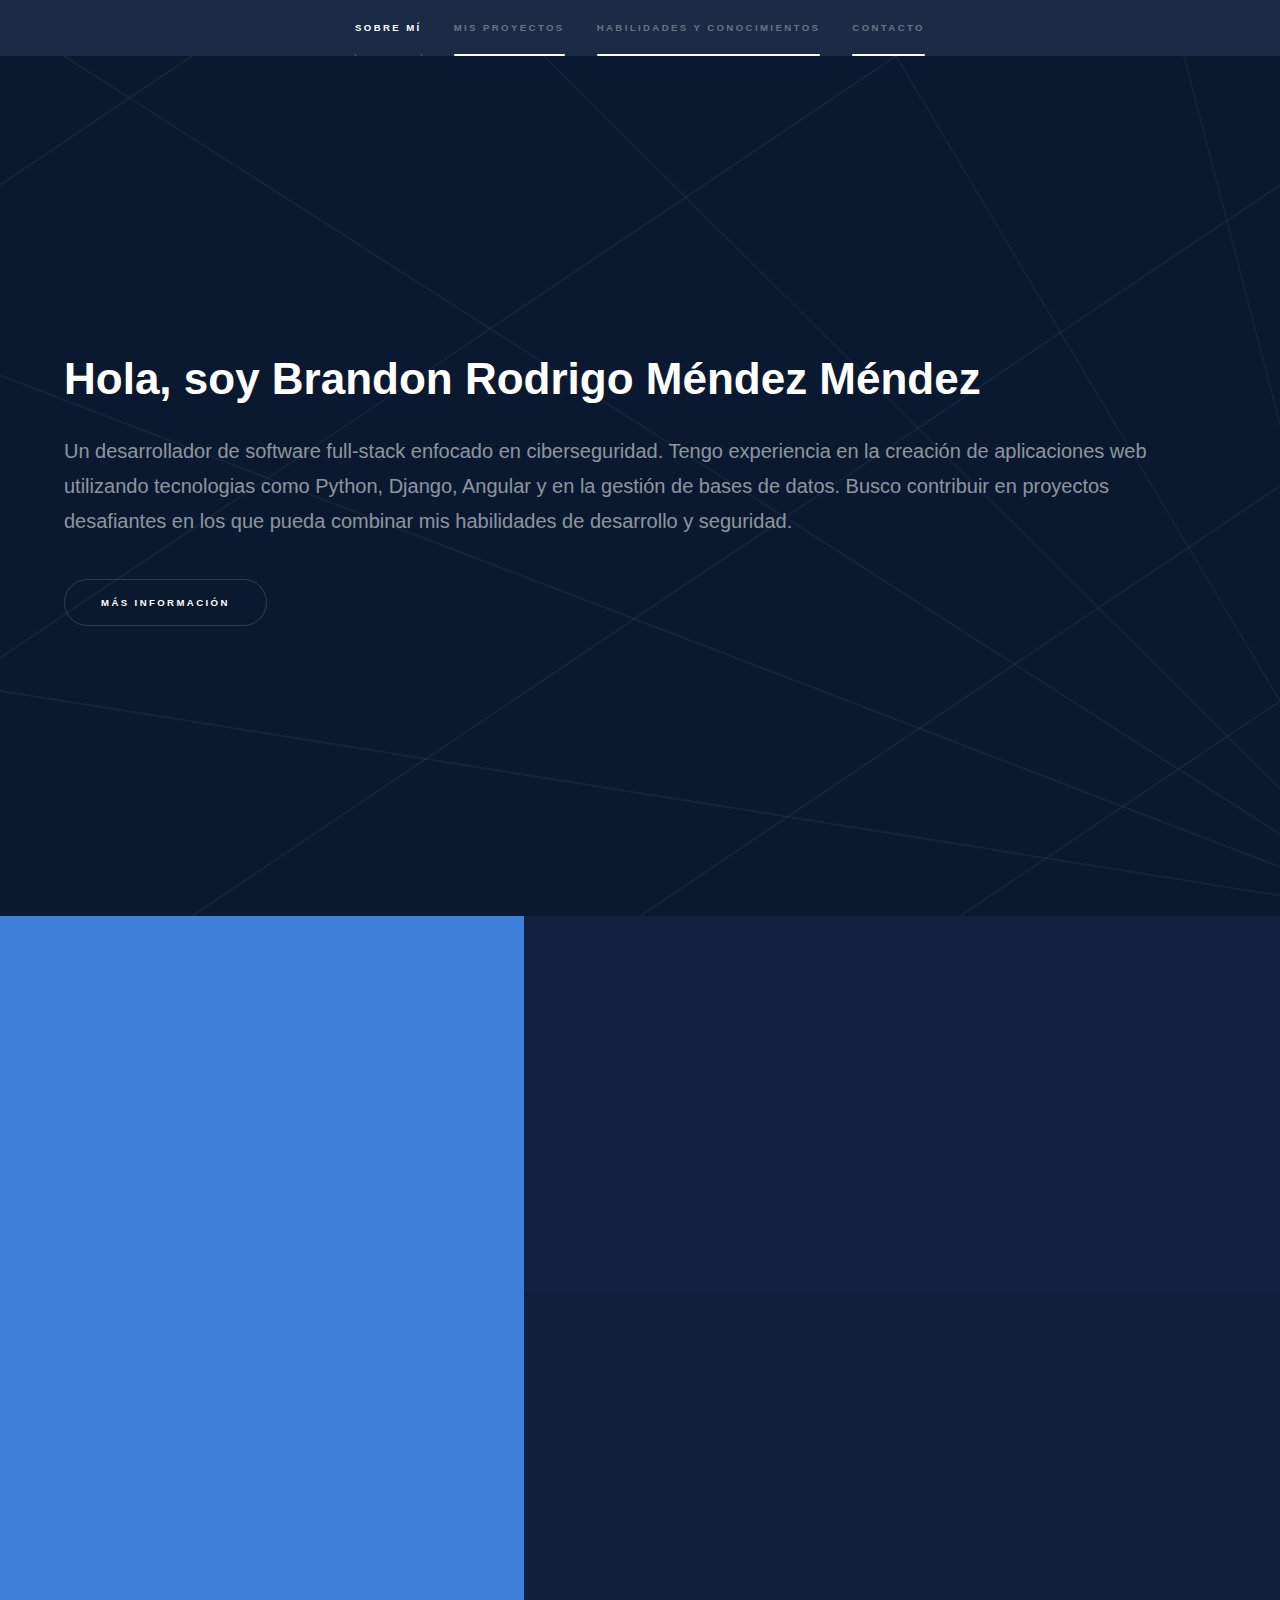
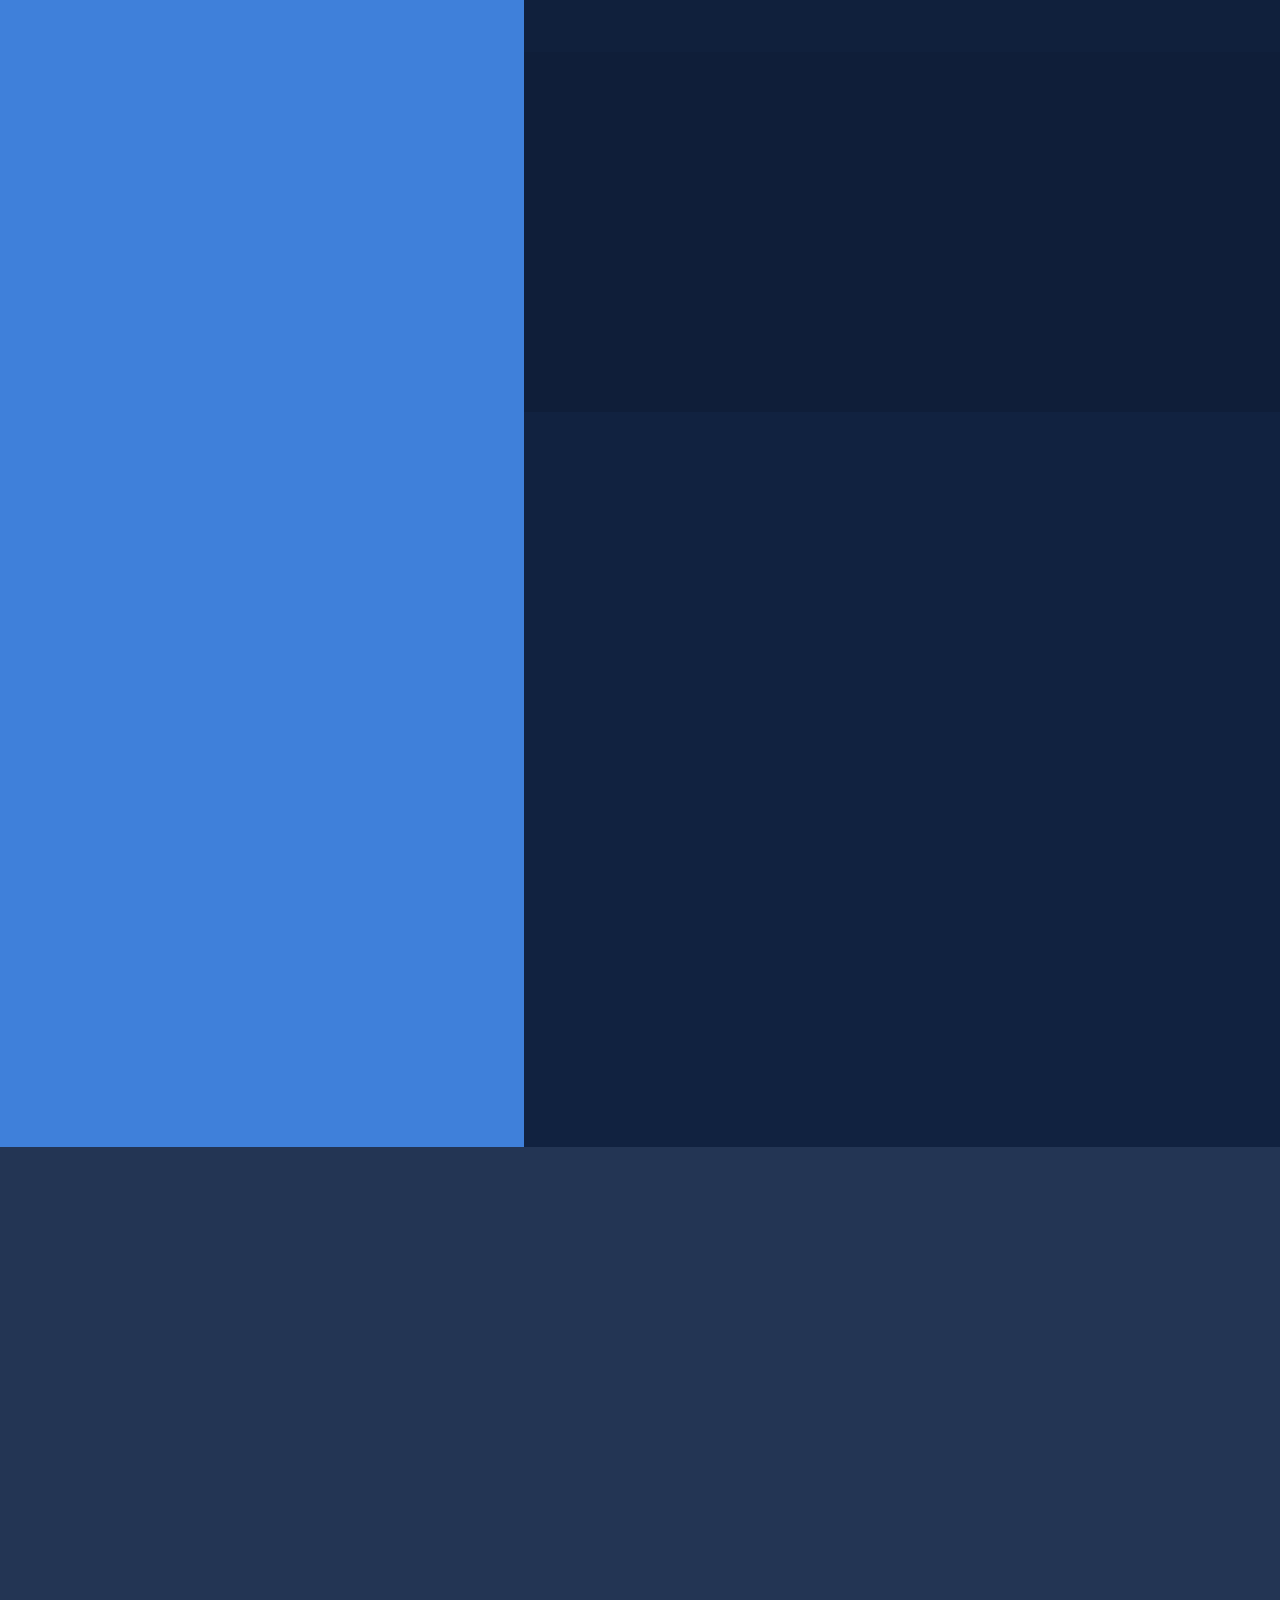
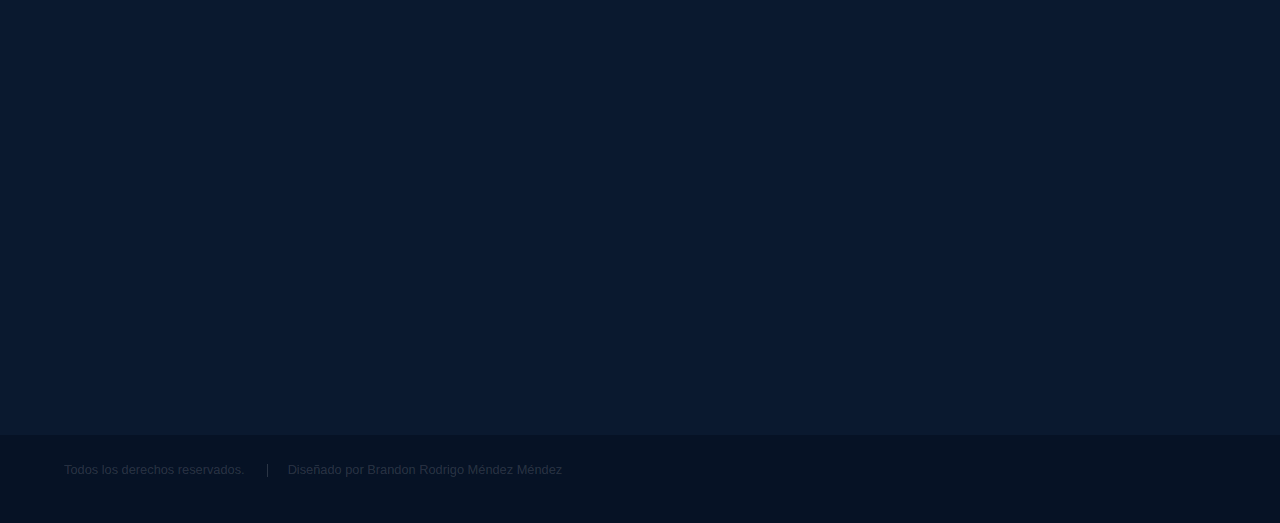
<file: index.html>
<!DOCTYPE HTML>
<html>
	<head>
		<title>Portafolio Brandon Méndez</title>
		<meta charset="utf-8" />
		<meta name="viewport" content="width=device-width, initial-scale=1, user-scalable=no" />
		<link rel="stylesheet" href="assets/css/main.css" />
		<noscript><link rel="stylesheet" href="assets/css/noscript.css" /></noscript>
	</head>
	<body class="is-preload">

		<!-- Sidebar -->
			<section id="sidebar">
				<div class="inner">
					<nav>
						<ul>
							<li><a href="#intro">Sobre Mí</a></li>
							<li><a href="#one">Mis Proyectos </a></li>
							<li><a href="#two">Habilidades y Conocimientos</a></li>
							<li><a href="#three">Contacto</a></li>
						</ul>
					</nav>
				</div>
			</section>

		<!-- Wrapper -->
			<div id="wrapper">

				<!-- Intro -->
					<section id="intro" class="wrapper style1 fullscreen fade-up">
						<div class="inner">
							<h1>Hola, soy Brandon Rodrigo Méndez Méndez</h1>
							<p>Un desarrollador de software full-stack enfocado en ciberseguridad. Tengo experiencia en la creación 
								de aplicaciones web utilizando tecnologias como Python, Django, Angular y en la gestión de bases de datos. 
								Busco contribuir en proyectos desafiantes en los que pueda combinar mis habilidades de desarrollo y seguridad.</a>
							</p>
							<ul class="actions">
								<li><a href="#one" class="button scrolly">Más información</a></li>
							</ul>
						</div>
					</section>

				<!-- Projects -->
					<section id="one" class="wrapper style2 spotlights">
						<section>
							<a href="#" class="image"><img src="images/SistemaEscolar.jpeg" alt="" data-position="center center" /></a>
							<div class="content">
								<div class="inner">
									<h2>Sistema de Control Escolar</h2>
									<p>Desarrollo de un aplicación web-móvil completa que permite gestionar las materias de la Facultad de Ciencias de la Computación 
										mediante operaciones CRUD, aplicando principios de desarrollo frontend con Angular y backend con Django, validaciones estrictas
										y autenticación basada en roles.</p>
									<ul class="actions">
										<li><a href="ControlEscolar.html" class="button">Más información</a></li>
									</ul>
								</div>
							</div>
						</section>
						<section>
							<a href="#" class="image"><img src="images/AnalisisDeSentimientos.jpeg" alt="" data-position="top center" /></a>
							<div class="content">
								<div class="inner">
									<h2>Analisis de Sentimientos</h2>
									<p>Desarrollo de scripts en Python utilizando algoritmos de predicción para el análisis de sentimiento en las elecciones de 2024. 
										Usando datos de Twitter para evaluar la opinión pública y clasificarla.</p>
									<ul class="actions">
										<li><a href="AnalisisDeSentimientos.html" class="button">Más información</a></li>
									</ul>
								</div>
							</div>
						</section>
						<section>
							<a href="#" class="image"><img src="images/BienesRaices2.jpeg" alt="" data-position="25% 25%" /></a>
							<div class="content">
								<div class="inner">
									<h2>Bienes Raices</h2>
									<p>Creación del frontend y el backend para un sitio web inmobiliario utilizando HTML integrando PHP, 
										utilizando elementos SCSS e implementando una base de datos con Workbench para almacenar registros.</p>
									<ul class="actions">
										<li><a href="BienesRaices.html" class="button">Más información</a></li>
									</ul>
								</div>
							</div>
						</section>
						<section>
							<a href="#" class="image"><img src="images/SistemaDeBlioteca.jpeg" alt="" data-position="25% 25%" /></a>
							<div class="content">
								<div class="inner">
									<h2>Gestor de Biblioteca</h2>
									<p>Gestor de biblioteca creado con Python, que implementa la arquitectura MVC integrando una base de datos 
										para la gestión de préstamos, el registro de usuarios y el registro de libros, 
										con el fin de ayudar a la biblioteca de la Facultad de Ciencias de la Computación de la BUAP.</p>
									<ul class="actions">
										<li><a href="GestorBiblioteca.html" class="button">Más información</a></li>
									</ul>
								</div>
							</div>
						</section>
						<section>
							<a href="#" class="image"><img src="images/SQLMap.jpg" alt="" data-position="25% 25%" /></a>
							<div class="content">
								<div class="inner">
									<h2>Apoyo a la Seguridad Web</h2>
									<p> Desarrollo de manuales detallados para la implementación de herramientas de ciberseguridad en la web, 
										como SQLmap, Nessus, Metasploit Framework, OpenVas, John the Ripper y Hashcat para mantener la seguridad.</p>
									<ul class="actions">
										<li><a href="SeguridadWeb.html" class="button">Más información</a></li>
									</ul>
								</div>
							</div>
						</section>
					</section>

				<!-- Habilidades y Conocimientos -->
					<section id="two" class="wrapper style3 fade-up">
						<div class="inner">
							<h2>Habilidades</h2>
							<p>Transformo los requerimientos funcionales en aplicaciones utilizando tecnológicas modernas. 
								A continuación, presento las herramientas y habilidades que aporto.</p>
							<div class="features">
								<section>
									<span class="icon solid major fa-code"></span>
									<h3>Frontend</h3>
									<p>Especialista en la creación de interfaces dinámicas y responsivas.</p>
									<ul class="alt">
										<li>Angular & TypeScript</li>
										<li>JavaScript</li>
										<li>HTML5 & CSS3</li>
										<li>Bootstrap</li>
										<li>Angular Material</li>
									</ul>
								</section>
								<section>
									<span class="icon solid major fa-desktop"></span>
									<h3>Backend</h3>
									<p>Construcción de APIs robustas y lógica de servidor segura.</p>
									<ul class="alt">
										<li>Python & Django</li>
										<li>Django REST Framework</li>
										<li>Node.js</li>
										<li>Integración de APIs RESTful</li>
									</ul>
								</section>
								<section>
									<span class="icon solid major fa-cog"></span>
									<h3>Base de Datos & Analisis de Datos</h3>
									<p>Gestión eficiente de datos y análisis de información.</p>
									<ul class="alt">
										<li>MySQL & SQLite</li>
										<li>MySQL Workbench</li>
										<li>Python</li>
										<li>R</li>
										<li>Algorithms and Libraries</li>
									</ul>
								</section>
								<section>
									<span class="icon solid major fa-lock"></span> 
									<h3>Ciberseguridad y Sistemas Operativos</h3>
									<p> Administración de sistemas y herramientas de seguridad.</p>
									<ul class="alt">
										<li>Linux</li>
										<li>Windows</li>
										<li>SQLMap</li>
										<li>Nessus</li>
										<li>OpenVas</li>
										<li>MetaSploit Framework</li>
										<li>John The Ripper</li>
										<li>HastCat</li>
									</ul>
								</section>
								<section>
									<span class="icon solid major fa-link"></span>
									<h3>Herramientas y dispositivos móviles</h3>
									<p>Herramientas de control de versiones y desarrollo móvil..</p>
									<ul class="alt">
										<li>Git</li>
										<li>Github</li>
										<li>Android Studio</li>
										<li>Flutter</li>
										<li>VS Code</li>
									</ul>
								</section>
								<section>
									<span class="icon major fa-gem"></span>
									<h3>Habilidades y Idiomas</h3>
									<p>Habilidades interpersonales y de comunicación</p>
									<ul class="alt">
										<li>Trabajo en equipo</li>
										<li>Responsabilidad</li>
										<li>Respetuoso</li>
										<li>Solidario</li>
										<li>Liderazgo</li>
										<li>Iniciativa</li>
										<li>Expresión verbal</li>
										<li>Español (Nativo)</li>
										<li>Ingles (Intermedio)</li>
									</ul>
								</section>
							</div>
							<!--
							<ul class="actions">
								<li><a href="generic.html" class="button">Learn more</a></li>
							</ul>
							-->
						</div>
					</section>
					<section id="three" class="wrapper style1 fade-up">
						<div class="inner">
							<h2>Contacto</h2>
							<p>Actualmente estoy en busca de nuevas oportunidades y proyectos desafiantes que busquen integrar 
								el desarrollo robusto enfocado a la ciberseguridad</p>
							
							<div class="split style1">
								<section>
									<h3>¿En qué puedo colaborar?</h3>
									<p>Mi enfoque actual me permite aportar valor en diversas áreas del desarrollo:</p>
									<ul class="alt">
										<li>Desarrollo Full-Stack con frameworks (Django/Angular).</li>
										<li>Auditoría básica de vulnerabilidades web.</li>
										<li>Desarrollo de APIs REST seguras y escalables.</li>
										<li>Administración de bases de datos y sistemas Linux.</li>
									</ul>
									<p>Tambien estoy dispuesto a trabajar en nuevas areas que supongan un desafio tecnologico.</p>
								</section>

								<section>
									<ul class="contact">
										<li>
											<h3>Ubicación</h3>
											<span>Puebla, México<br/></span>
										</li>
										<li>
											<h3>Email</h3>
											<a href="mailto:brandonr.mendezm@gmail.com">brandonr.mendezm@gmail.com</a>
										</li>
										<li>
											<h3>Telefono</h3>
											<span>+(52) 221-231-3894</span>
										</li>
										<li>
											<h3>Perfiles</h3>
											<ul class="icons">
												<li><a href="https://github.com/Brandon1318" target="_blank" class="icon brands fa-github"><span class="label">GitHub</span></a></li>
												<li><a href="https://www.linkedin.com/in/brandon-mendez-dev/" class="icon brands fa-linkedin-in"><span class="label">LinkedIn</span></a></li>
											</ul>
										</li>
									</ul>
								</section>
							</div>
							
							<div style="text-align: center; margin-top: 3em;">
								<a href="CV_BrandonRodrigoMendezMendez.pdf" target="_blank" class="button primary icon solid fa-download fit small">Descargar Curriculum Vitae</a>
							</div>

						</div>
					</section>
			</div>

		<!-- Footer -->
			<footer id="footer" class="wrapper style1-alt">
				<div class="inner">
					<ul class="menu">
						<li>Todos los derechos reservados.</li>
						<li>Diseñado por Brandon Rodrigo Méndez Méndez</a></li>
					</ul>
				</div>
			</footer>

		<!-- Scripts -->
			<script src="assets/js/jquery.min.js"></script>
			<script src="assets/js/jquery.scrollex.min.js"></script>
			<script src="assets/js/jquery.scrolly.min.js"></script>
			<script src="assets/js/browser.min.js"></script>
			<script src="assets/js/breakpoints.min.js"></script>
			<script src="assets/js/util.js"></script>
			<script src="assets/js/main.js"></script>

	</body>
</html>
</file>
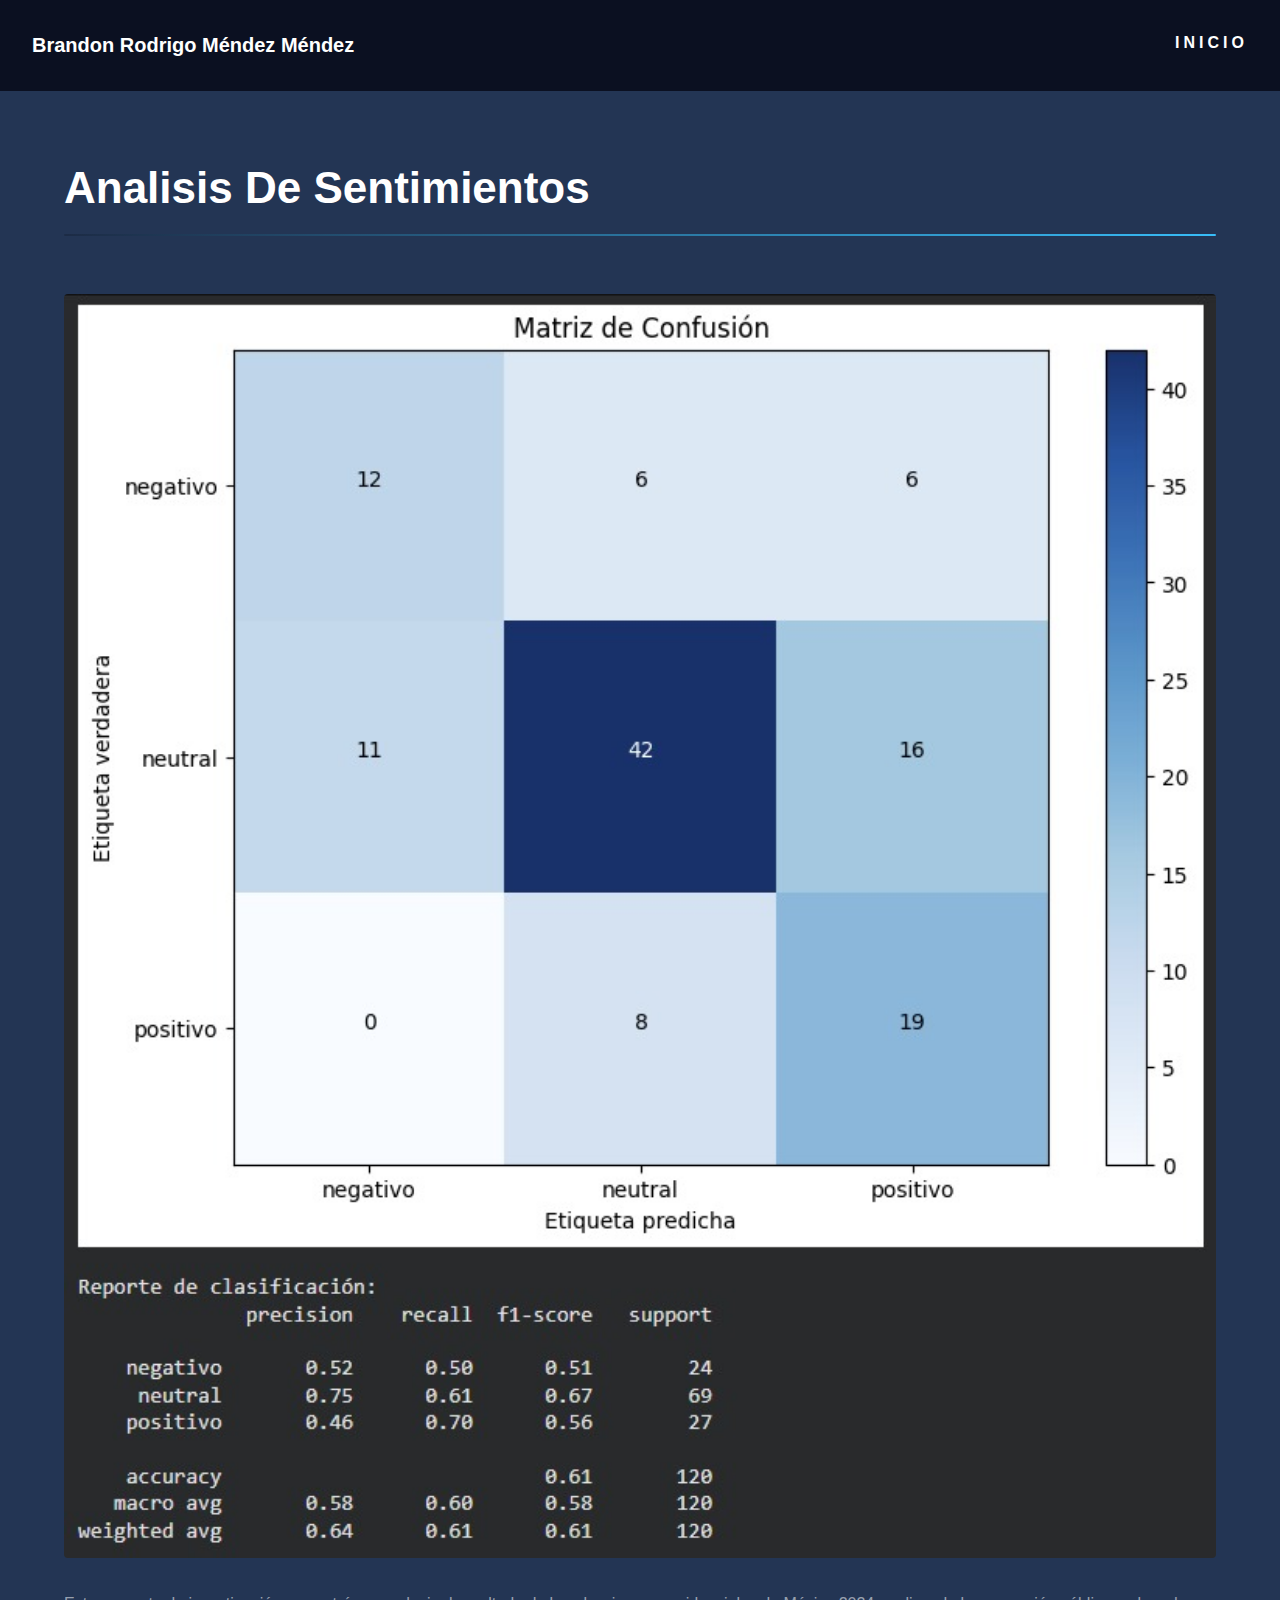
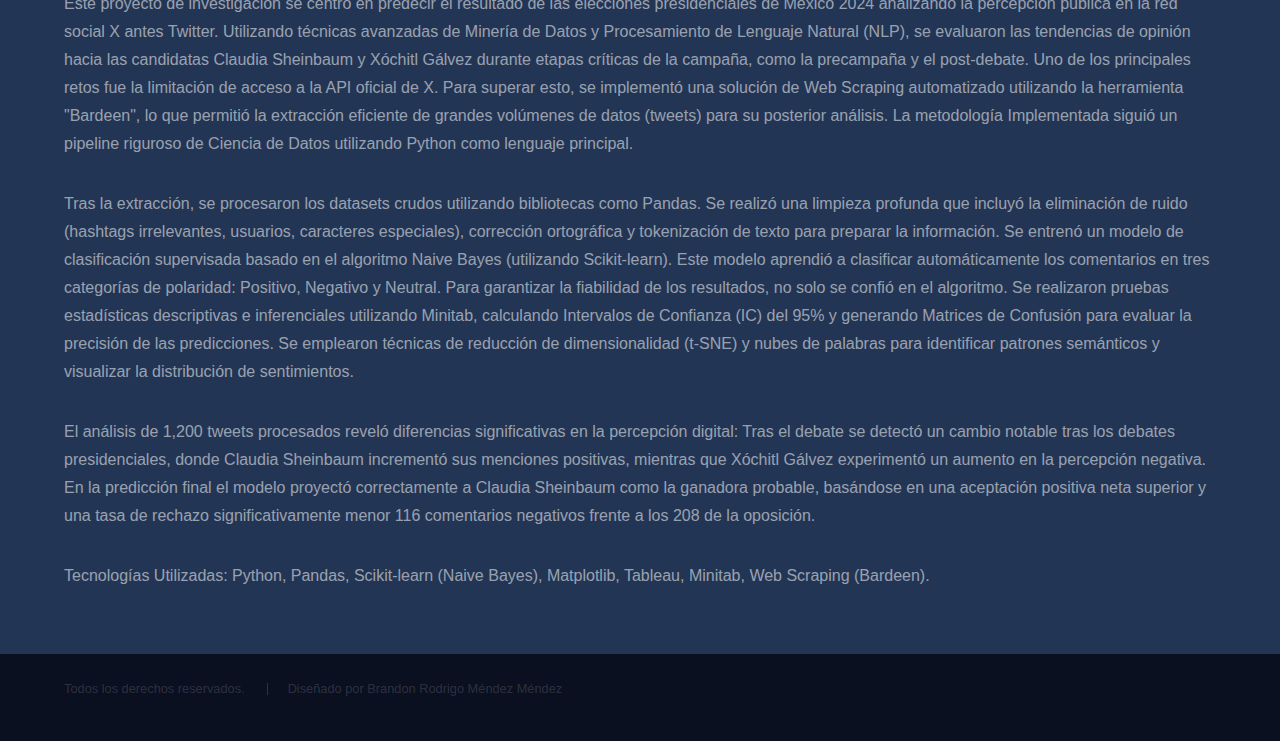
<file: AnalisisDeSentimientos.html>
<!DOCTYPE HTML>
<html>
	<head>
		<title>Analisis De Sentimientos</title>
		<meta charset="utf-8" />
		<meta name="viewport" content="width=device-width, initial-scale=1, user-scalable=no" />
		<link rel="stylesheet" href="assets/css/main.css" />
		<noscript><link rel="stylesheet" href="assets/css/noscript.css" /></noscript>
	</head>
	<body class="is-preload">

		<!-- Header -->
			<header id="header">
				<a href="index.html" class="title">Brandon Rodrigo Méndez Méndez</a>
				<nav>
					<ul>
						<li><a href="index.html">Inicio</a></li>
					</ul>
				</nav>
			</header>

		<!-- Wrapper -->
			<div id="wrapper">

				<!-- Main -->
					<section id="main" class="wrapper">
						<div class="inner">
							<h1 class="major">Analisis De Sentimientos</h1>
							<span class="image fit"><img src="images/AnalisisDeSentimientos.jpeg" alt="" /></span>
							<p>Este proyecto de investigación se centró en predecir el resultado de las elecciones presidenciales de México 2024 analizando la percepción pública en la red social X antes Twitter. Utilizando técnicas avanzadas de Minería de Datos y Procesamiento de Lenguaje Natural (NLP), se evaluaron las tendencias de opinión hacia las candidatas Claudia Sheinbaum y Xóchitl Gálvez durante etapas críticas de la campaña, como la precampaña y el post-debate.
								Uno de los principales retos fue la limitación de acceso a la API oficial de X. Para superar esto, se implementó una solución de Web Scraping automatizado utilizando la herramienta "Bardeen", lo que permitió la extracción eficiente de grandes volúmenes de datos (tweets) para su posterior análisis.
								La metodología Implementada siguió un pipeline riguroso de Ciencia de Datos utilizando Python como lenguaje principal. 
								<p></p>
								Tras la extracción, se procesaron los datasets crudos utilizando bibliotecas como Pandas. Se realizó una limpieza profunda que incluyó la eliminación de ruido (hashtags irrelevantes, usuarios, caracteres especiales), corrección ortográfica y tokenización de texto para preparar la información.
								Se entrenó un modelo de clasificación supervisada basado en el algoritmo Naive Bayes (utilizando Scikit-learn). Este modelo aprendió a clasificar automáticamente los comentarios en tres categorías de polaridad: Positivo, Negativo y Neutral.
								Para garantizar la fiabilidad de los resultados, no solo se confió en el algoritmo. Se realizaron pruebas estadísticas descriptivas e inferenciales utilizando Minitab, calculando Intervalos de Confianza (IC) del 95% y generando Matrices de Confusión para evaluar la precisión de las predicciones.
								Se emplearon técnicas de reducción de dimensionalidad (t-SNE) y nubes de palabras para identificar patrones semánticos y visualizar la distribución de sentimientos. 
								<p></p>
								El análisis de 1,200 tweets procesados reveló diferencias significativas en la percepción digital:
								Tras el debate se detectó un cambio notable tras los debates presidenciales, donde Claudia Sheinbaum incrementó sus menciones positivas, mientras que Xóchitl Gálvez experimentó un aumento en la percepción negativa.
								En la predicción final el modelo proyectó correctamente a Claudia Sheinbaum como la ganadora probable, basándose en una aceptación positiva neta superior y una tasa de rechazo significativamente menor 116 comentarios negativos frente a los 208 de la oposición.
							<p></p>
								Tecnologías Utilizadas: Python, Pandas, Scikit-learn (Naive Bayes), Matplotlib, Tableau, Minitab, Web Scraping (Bardeen).</p>
						</div>
					</section>

			</div>

		<!-- Footer -->
			<footer id="footer" class="wrapper alt">
				<div class="inner">
					<ul class="menu">
						<li>Todos los derechos reservados.</li>
						<li>Diseñado por Brandon Rodrigo Méndez Méndez</a></li>
					</ul>
				</div>
			</footer>

		<!-- Scripts -->
			<script src="assets/js/jquery.min.js"></script>
			<script src="assets/js/jquery.scrollex.min.js"></script>
			<script src="assets/js/jquery.scrolly.min.js"></script>
			<script src="assets/js/browser.min.js"></script>
			<script src="assets/js/breakpoints.min.js"></script>
			<script src="assets/js/util.js"></script>
			<script src="assets/js/main.js"></script>

	</body>
</html>
</file>
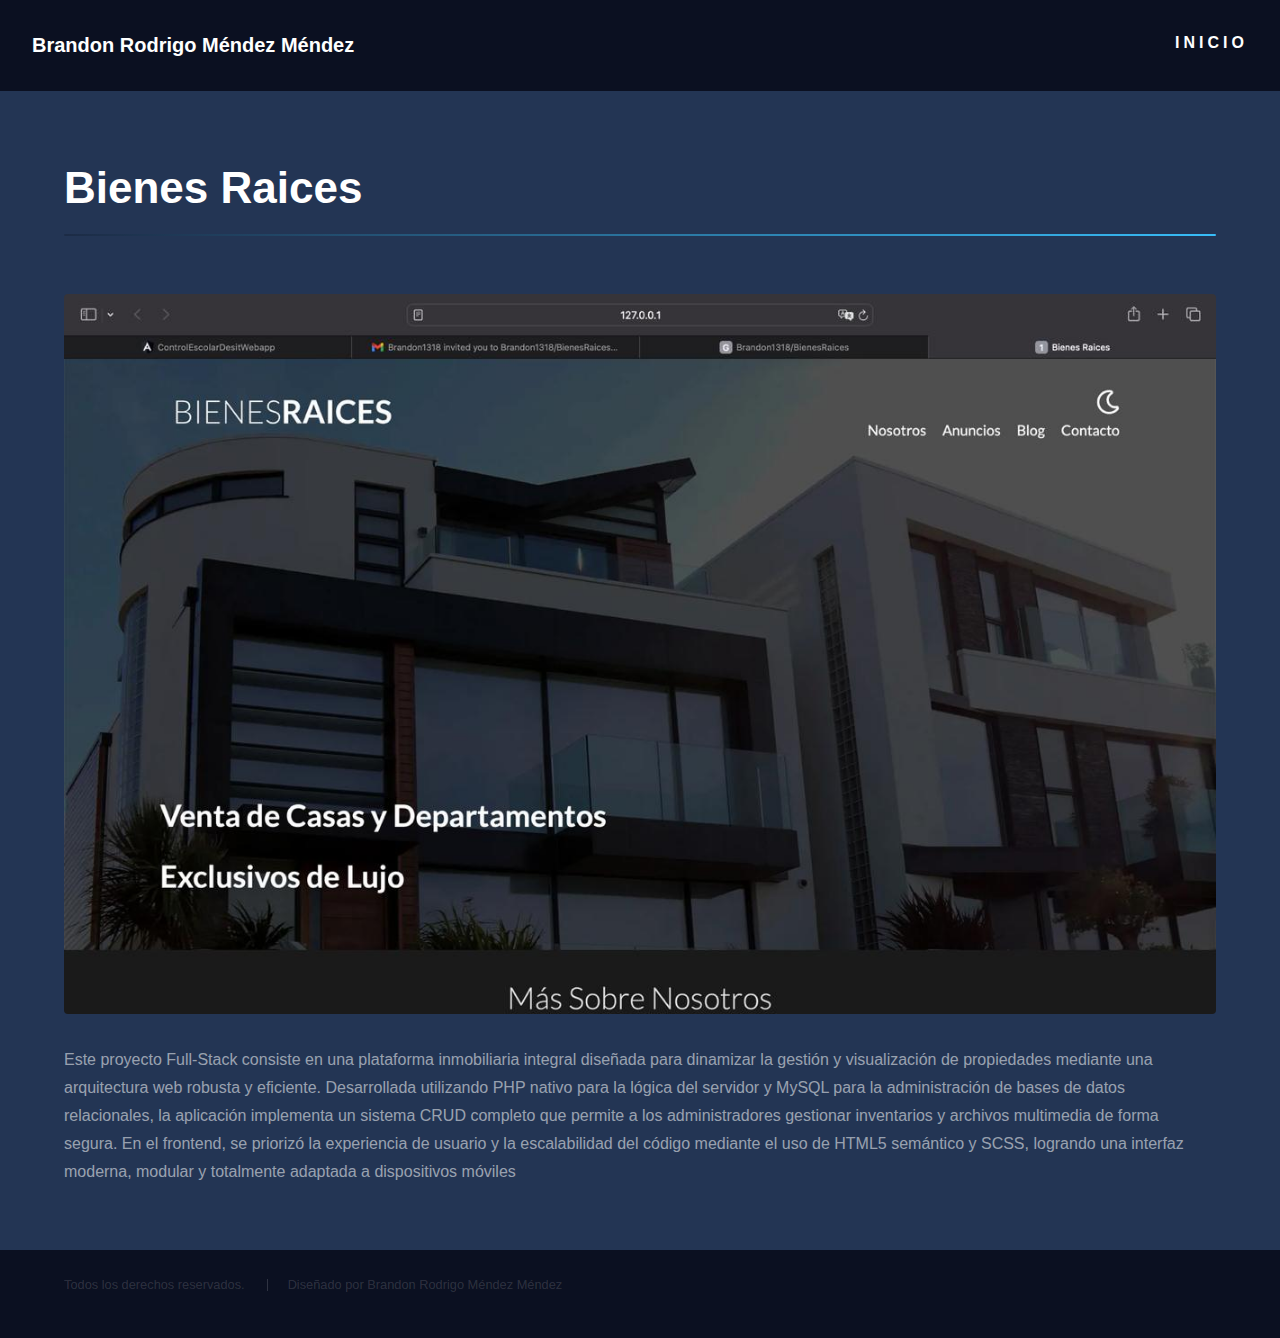
<file: BienesRaices.html>
<!DOCTYPE HTML>
<html>
	<head>
		<title>Bienes Raices</title>
		<meta charset="utf-8" />
		<meta name="viewport" content="width=device-width, initial-scale=1, user-scalable=no" />
		<link rel="stylesheet" href="assets/css/main.css" />
		<noscript><link rel="stylesheet" href="assets/css/noscript.css" /></noscript>
	</head>
	<body class="is-preload">

		<!-- Header -->
			<header id="header">
				<a href="index.html" class="title">Brandon Rodrigo Méndez Méndez</a>
				<nav>
					<ul>
						<li><a href="index.html">Inicio</a></li>
					</ul>
				</nav>
			</header>

		<!-- Wrapper -->
			<div id="wrapper">

				<!-- Main -->
					<section id="main" class="wrapper">
						<div class="inner">
							<h1 class="major">Bienes Raices</h1>
							<span class="image fit"><img src="images/BienesRaices2.jpeg" alt="" /></span>
							<p>Este proyecto Full-Stack consiste en una plataforma inmobiliaria integral diseñada para dinamizar la gestión y visualización 
								de propiedades mediante una arquitectura web robusta y eficiente. Desarrollada utilizando PHP nativo para la lógica del servidor 
								y MySQL para la administración de bases de datos relacionales, la aplicación implementa un sistema CRUD completo que permite 
								a los administradores gestionar inventarios y archivos multimedia de forma segura. En el frontend, se priorizó la experiencia 
								de usuario y la escalabilidad del código mediante el uso de HTML5 semántico y SCSS, logrando una interfaz moderna, modular 
								y totalmente adaptada a dispositivos móviles</p>

			</div>

		<!-- Footer -->
			<footer id="footer" class="wrapper alt">
				<div class="inner">
					<ul class="menu">
						<li>Todos los derechos reservados.</li>
						<li>Diseñado por Brandon Rodrigo Méndez Méndez</a></li>
					</ul>
				</div>
			</footer>

		<!-- Scripts -->
			<script src="assets/js/jquery.min.js"></script>
			<script src="assets/js/jquery.scrollex.min.js"></script>
			<script src="assets/js/jquery.scrolly.min.js"></script>
			<script src="assets/js/browser.min.js"></script>
			<script src="assets/js/breakpoints.min.js"></script>
			<script src="assets/js/util.js"></script>
			<script src="assets/js/main.js"></script>

	</body>
</html>
</file>
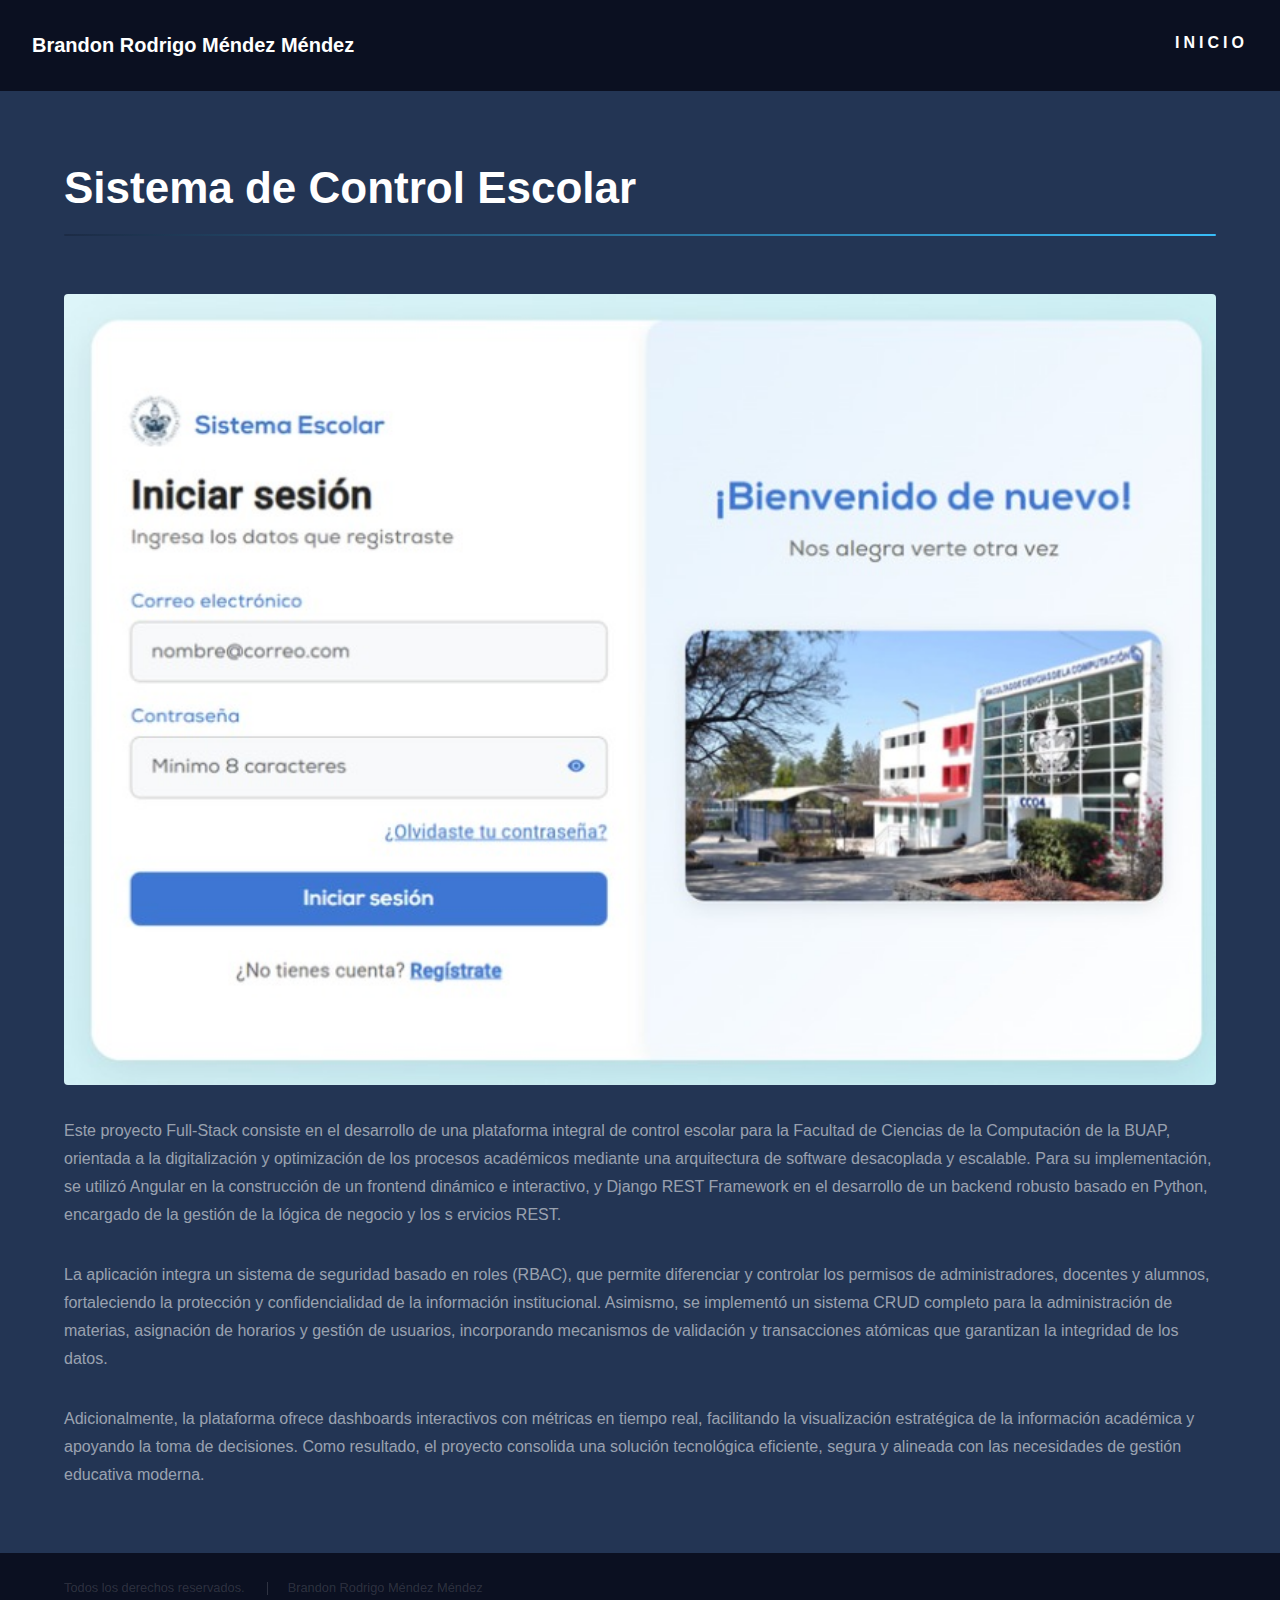
<file: ControlEscolar.html>
<!DOCTYPE HTML>
<html>
	<head>
		<title>ControlEscolar</title>
		<meta charset="utf-8" />
		<meta name="viewport" content="width=device-width, initial-scale=1, user-scalable=no" />
		<link rel="stylesheet" href="assets/css/main.css" />
		<noscript><link rel="stylesheet" href="assets/css/noscript.css" /></noscript>
	</head>
	<body class="is-preload">

		<!-- Header -->
			<header id="header">
				<a href="index.html" class="title">Brandon Rodrigo Méndez Méndez</a>
				<nav>
					<ul>
						<li><a href="index.html">Inicio</a></li>
					</ul>
				</nav>
			</header>

		<!-- Wrapper -->
			<div id="wrapper">

				<!-- Main -->
					<section id="main" class="wrapper">
						<div class="inner">
							<h1 class="major">Sistema de Control Escolar</h1>
							<span class="image fit"><img src="images/SistemaEscolar.jpeg" alt="" /></span>
							<p>Este proyecto Full-Stack consiste en el desarrollo de una plataforma integral de control escolar para 
							la Facultad de Ciencias de la Computación de la BUAP, orientada a la digitalización y optimización de los 
							procesos académicos mediante una arquitectura de software desacoplada y escalable. Para su implementación, 
							se utilizó Angular en la construcción de un frontend dinámico e interactivo, y Django REST Framework en el 
							desarrollo de un backend robusto basado en Python, encargado de la gestión de la lógica de negocio y los s
							ervicios REST.
							<p></p>
							La aplicación integra un sistema de seguridad basado en roles (RBAC), que permite diferenciar y controlar los 
							permisos de administradores, docentes y alumnos, fortaleciendo la protección y confidencialidad de la información 
							institucional. Asimismo, se implementó un sistema CRUD completo para la administración de materias, asignación de 
							horarios y gestión de usuarios, incorporando mecanismos de validación y transacciones atómicas que garantizan la 
							integridad de los datos.
							<p></p>
							Adicionalmente, la plataforma ofrece dashboards interactivos con métricas en tiempo real, facilitando la 
							visualización estratégica de la información académica y apoyando la toma de decisiones. Como resultado, el 
							proyecto consolida una solución tecnológica eficiente, segura y alineada con las necesidades de gestión educativa 
							moderna.
						</p>
					</section>

			</div>

		<!-- Footer -->
			<footer id="footer" class="wrapper alt">
				<div class="inner">
					<ul class="menu">
						<li>Todos los derechos reservados.</li>
						<li>Brandon Rodrigo Méndez Méndez</li>
					</ul>
				</div>
			</footer>

		<!-- Scripts -->
			<script src="assets/js/jquery.min.js"></script>
			<script src="assets/js/jquery.scrollex.min.js"></script>
			<script src="assets/js/jquery.scrolly.min.js"></script>
			<script src="assets/js/browser.min.js"></script>
			<script src="assets/js/breakpoints.min.js"></script>
			<script src="assets/js/util.js"></script>
			<script src="assets/js/main.js"></script>

	</body>
</html>
</file>
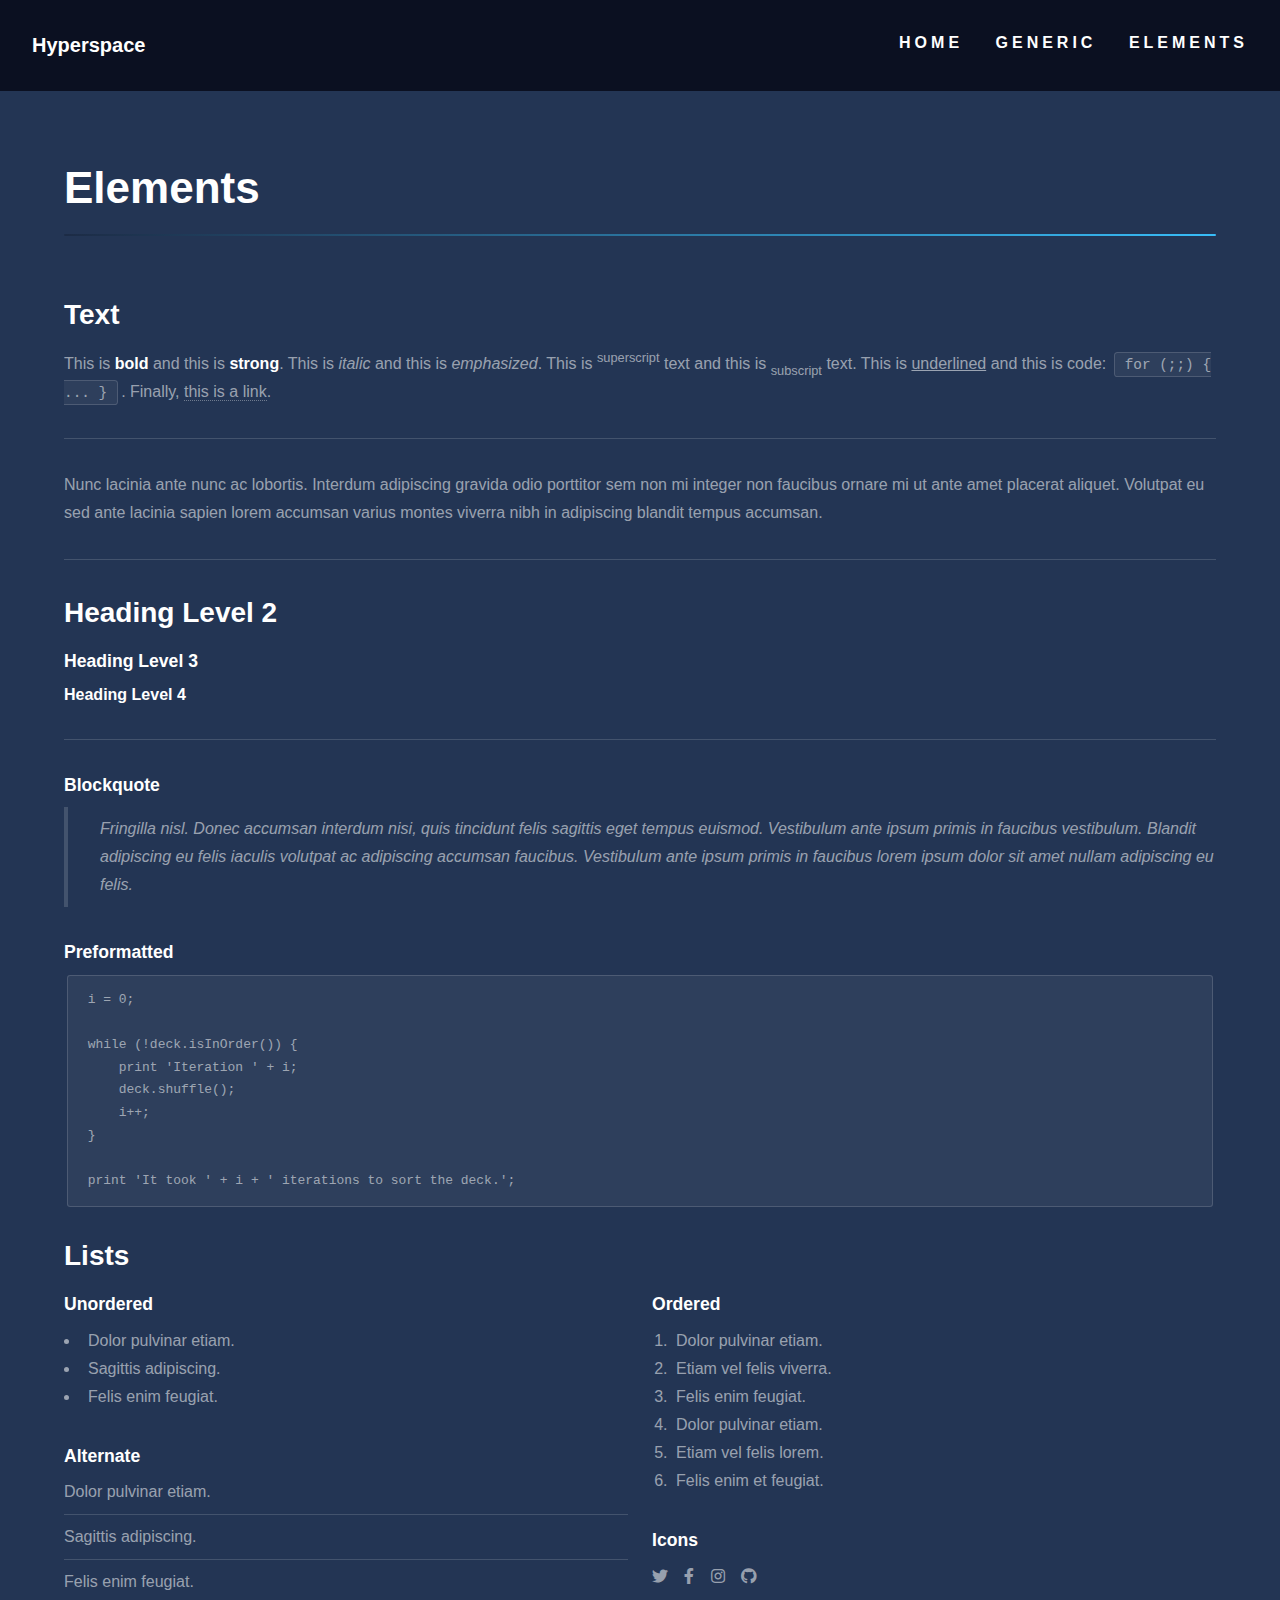
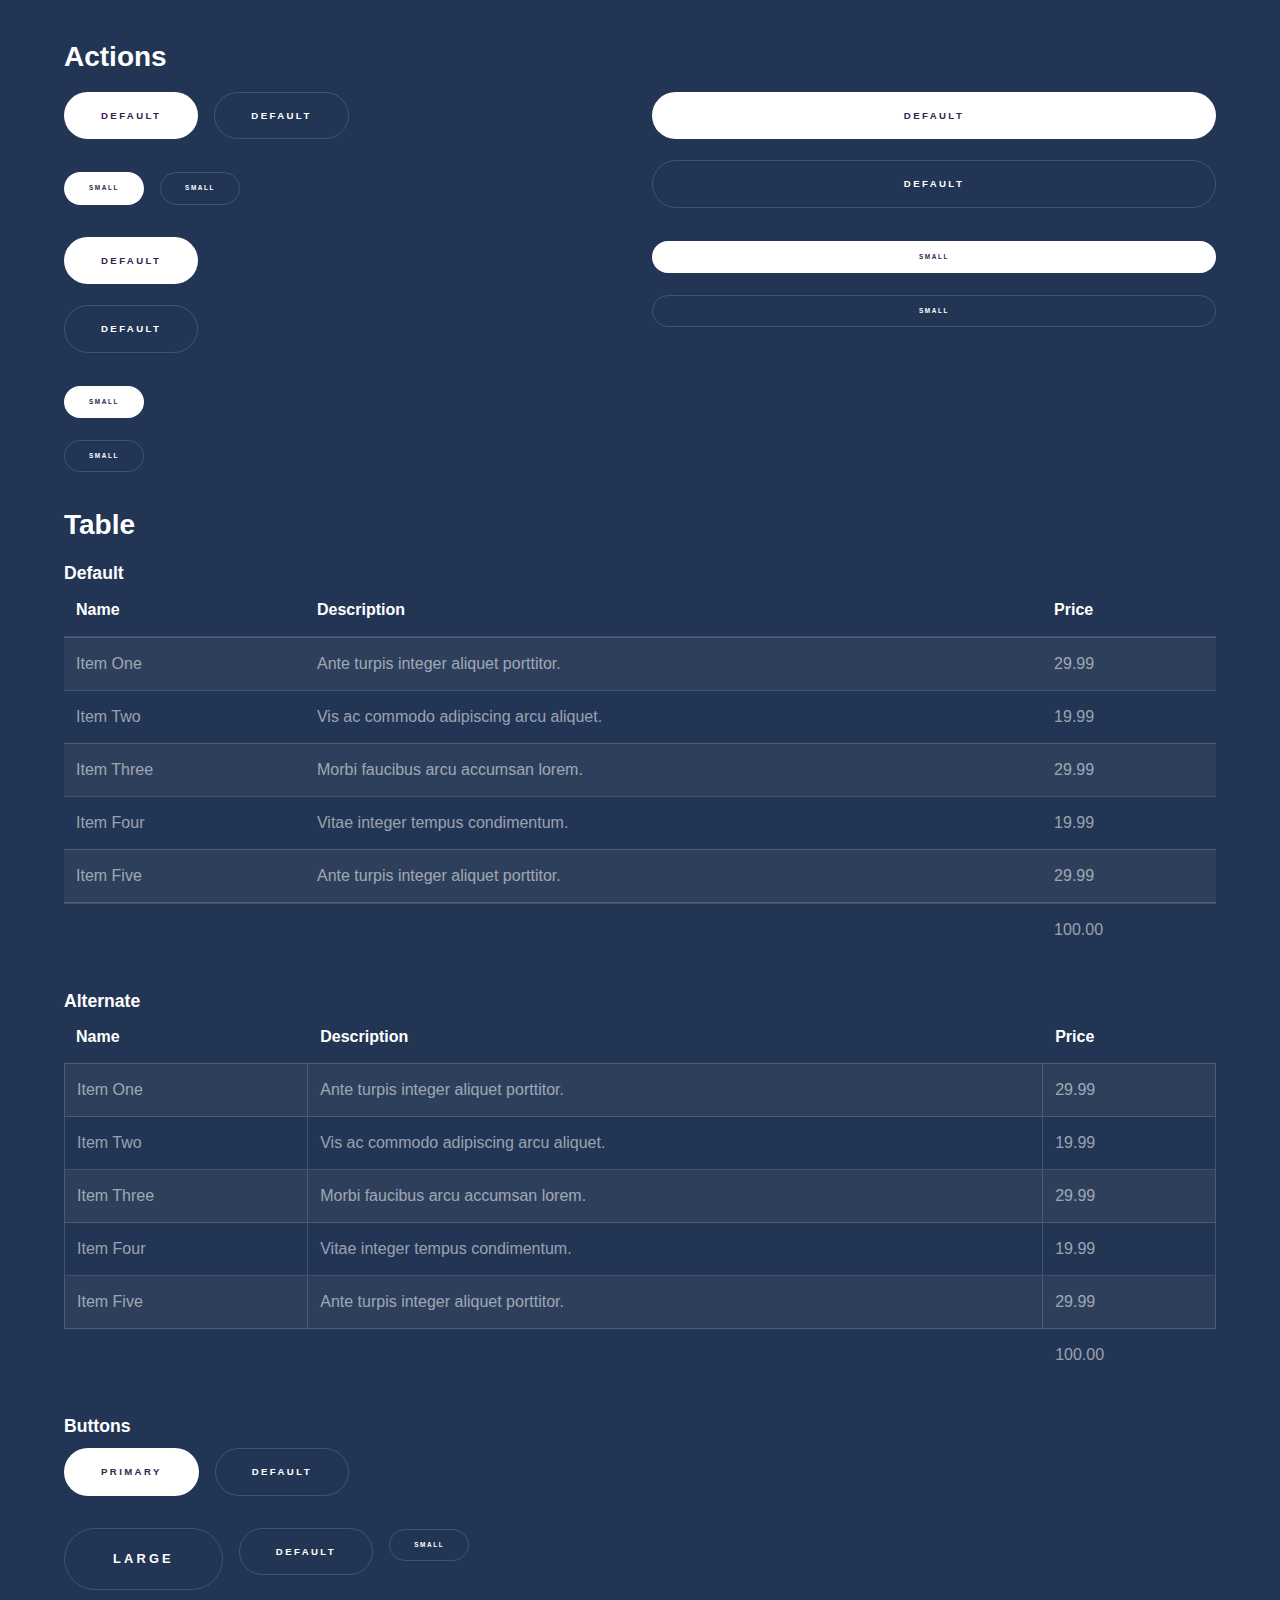
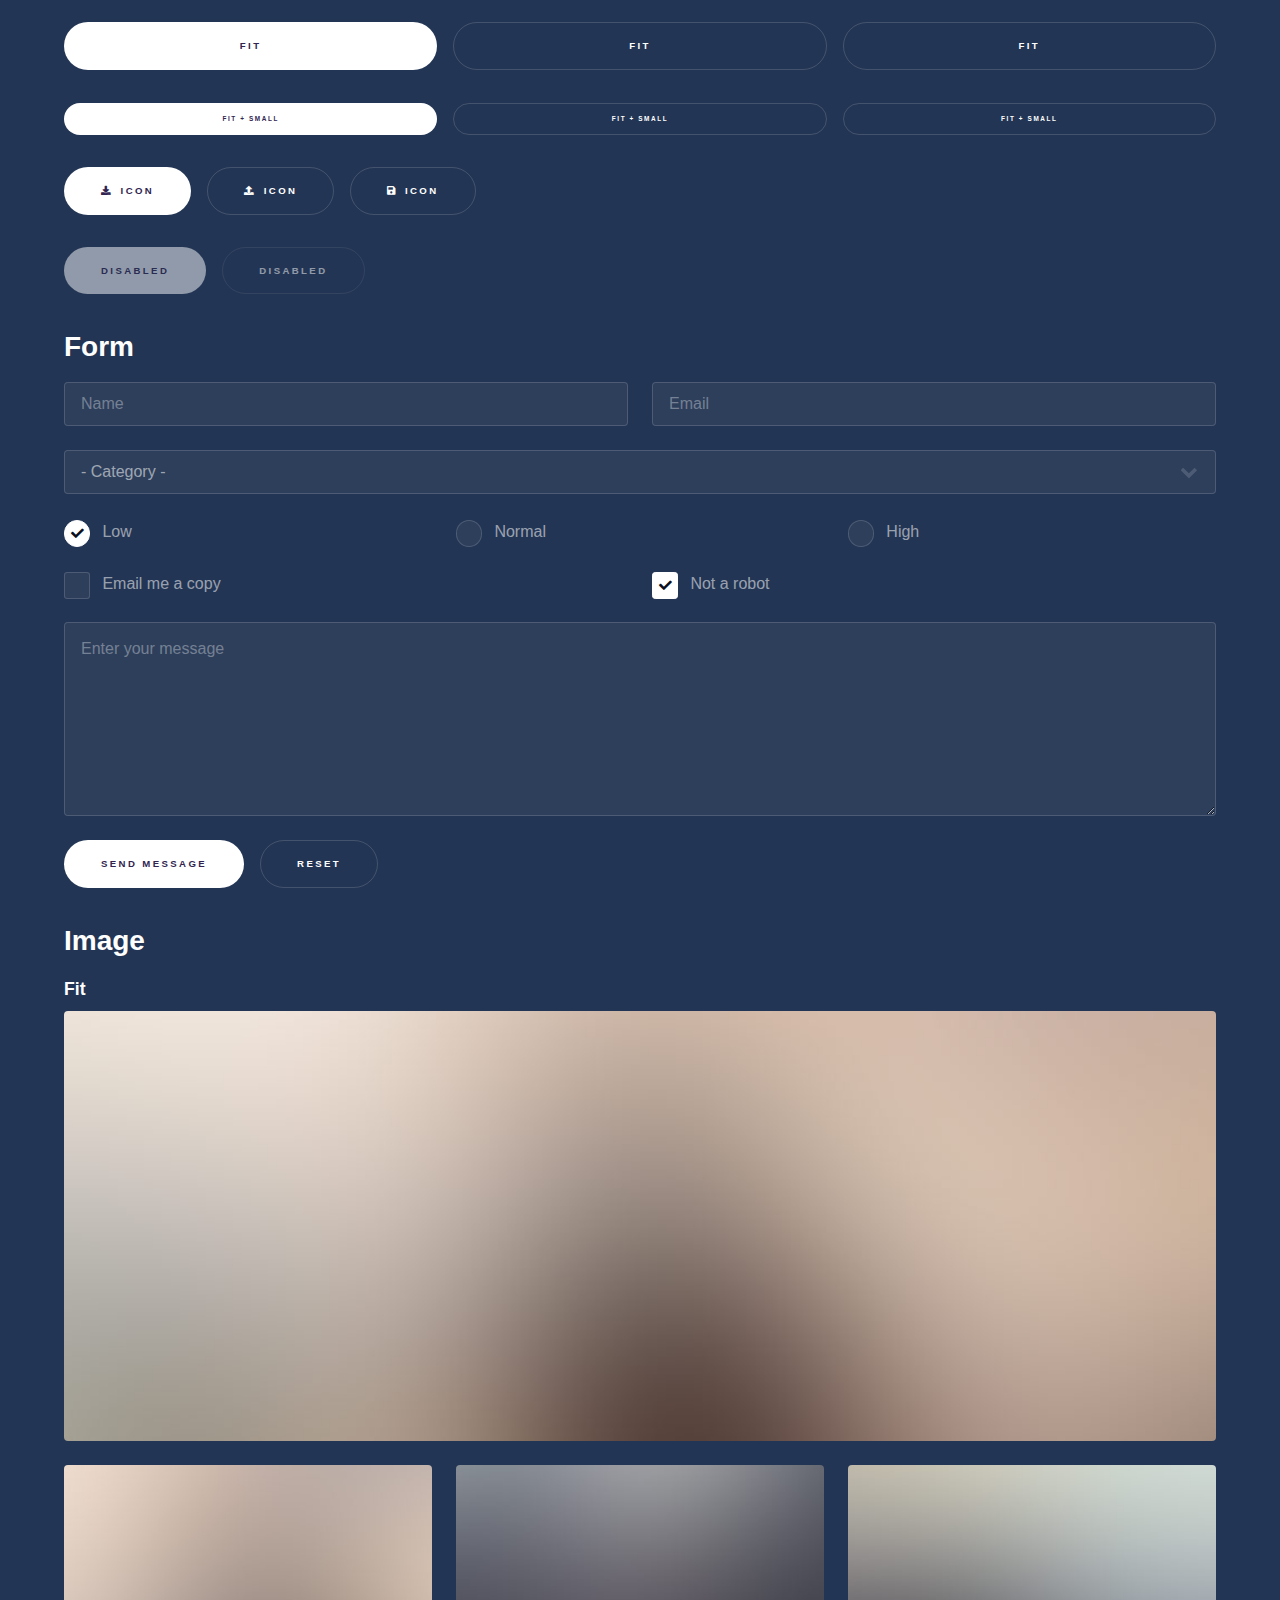
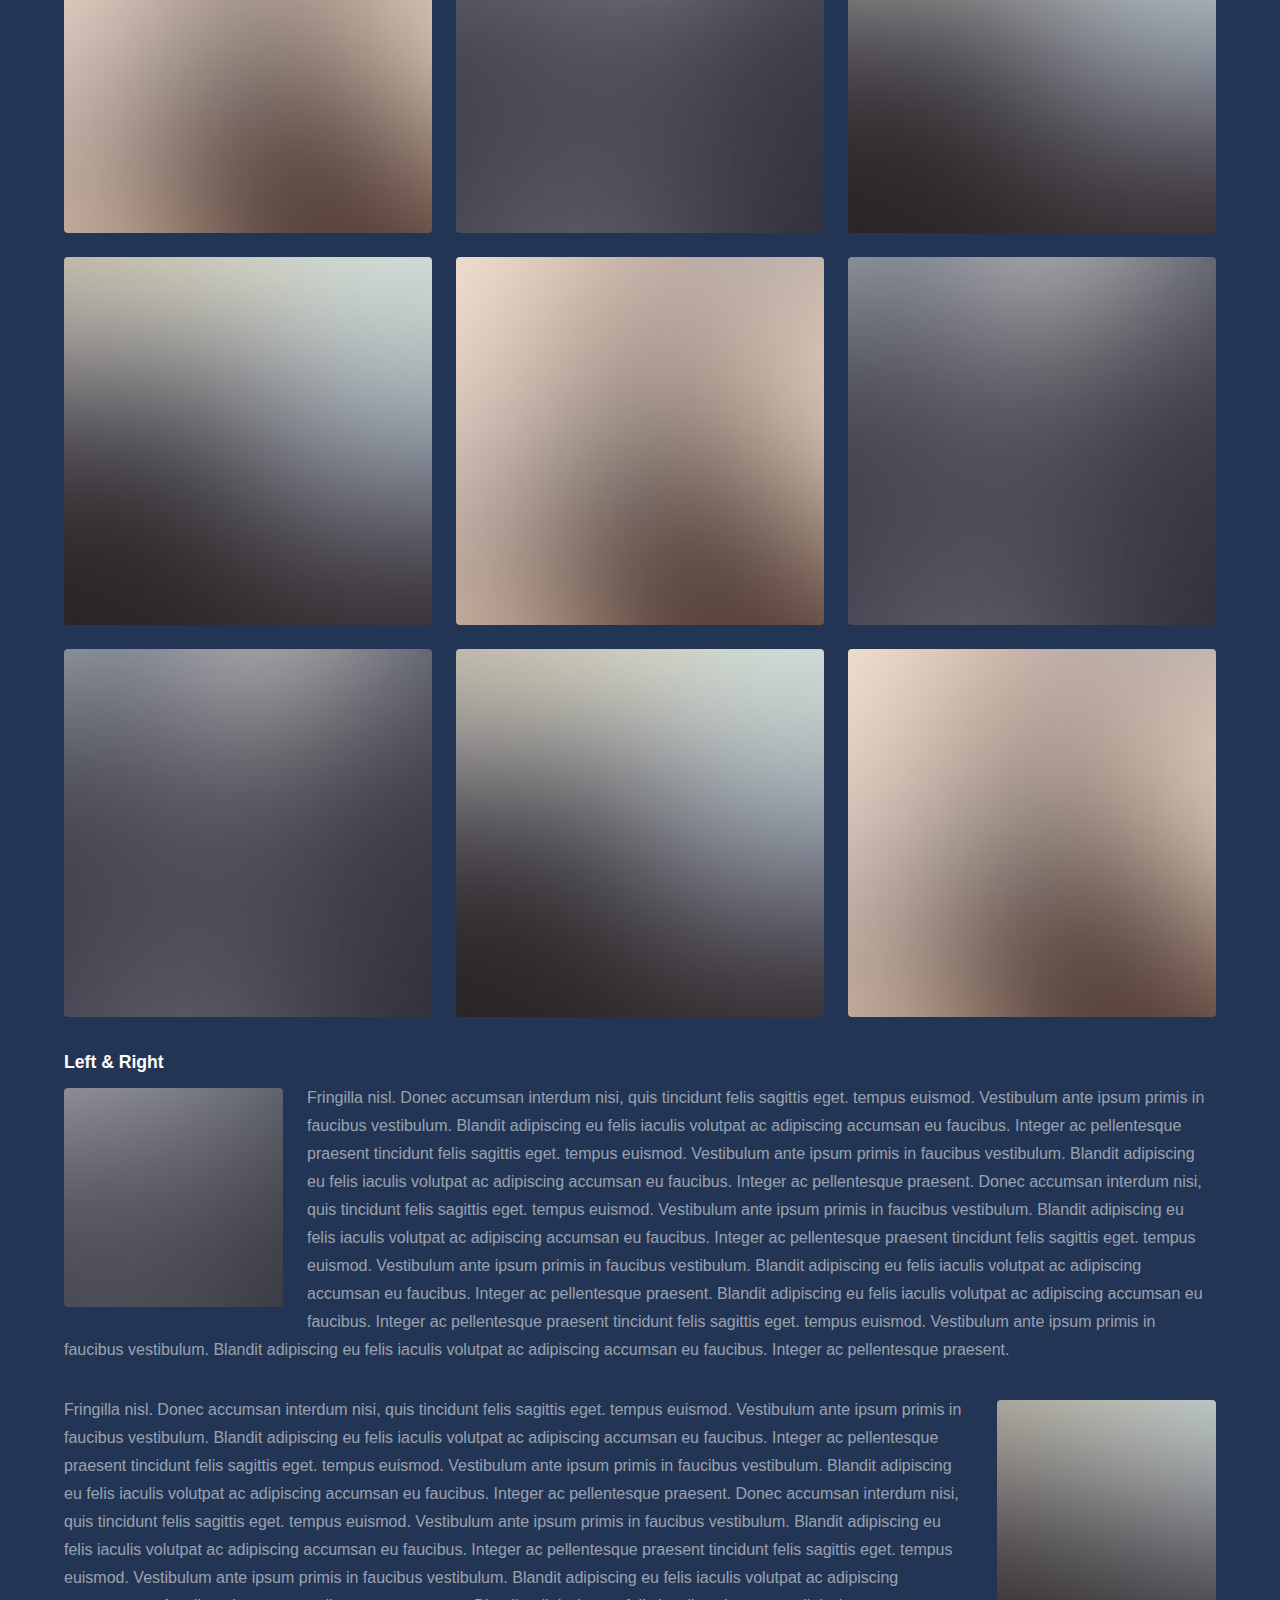
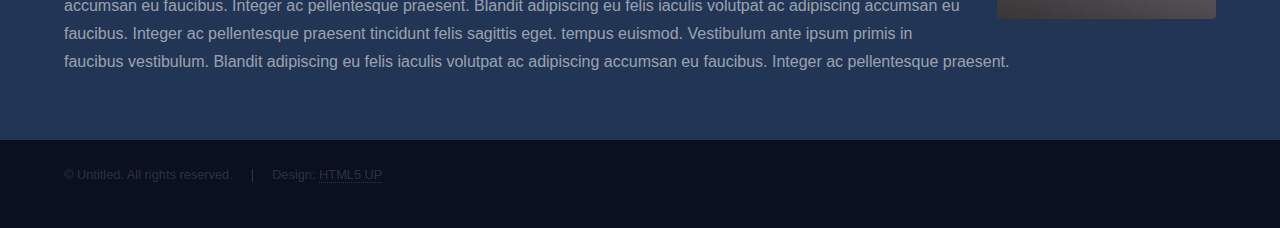
<file: elements.html>
<!DOCTYPE HTML>
<html>
	<head>
		<title>Elements - Hyperspace by HTML5 UP</title>
		<meta charset="utf-8" />
		<meta name="viewport" content="width=device-width, initial-scale=1, user-scalable=no" />
		<link rel="stylesheet" href="assets/css/main.css" />
		<noscript><link rel="stylesheet" href="assets/css/noscript.css" /></noscript>
	</head>
	<body class="is-preload">

		<!-- Header -->
			<header id="header">
				<a href="index.html" class="title">Hyperspace</a>
				<nav>
					<ul>
						<li><a href="index.html">Home</a></li>
						<li><a href="generic.html">Generic</a></li>
						<li><a href="elements.html"  class="active">Elements</a></li>
					</ul>
				</nav>
			</header>

		<!-- Wrapper -->
			<div id="wrapper">

				<!-- Main -->
					<section id="main" class="wrapper">
						<div class="inner">
							<h1 class="major">Elements</h1>

							<!-- Text -->
								<section>
									<h2>Text</h2>
									<p>This is <b>bold</b> and this is <strong>strong</strong>. This is <i>italic</i> and this is <em>emphasized</em>.
									This is <sup>superscript</sup> text and this is <sub>subscript</sub> text.
									This is <u>underlined</u> and this is code: <code>for (;;) { ... }</code>. Finally, <a href="#">this is a link</a>.</p>
									<hr />
									<p>Nunc lacinia ante nunc ac lobortis. Interdum adipiscing gravida odio porttitor sem non mi integer non faucibus ornare mi ut ante amet placerat aliquet. Volutpat eu sed ante lacinia sapien lorem accumsan varius montes viverra nibh in adipiscing blandit tempus accumsan.</p>
									<hr />
									<h2>Heading Level 2</h2>
									<h3>Heading Level 3</h3>
									<h4>Heading Level 4</h4>
									<hr />
									<h3>Blockquote</h3>
									<blockquote>Fringilla nisl. Donec accumsan interdum nisi, quis tincidunt felis sagittis eget tempus euismod. Vestibulum ante ipsum primis in faucibus vestibulum. Blandit adipiscing eu felis iaculis volutpat ac adipiscing accumsan faucibus. Vestibulum ante ipsum primis in faucibus lorem ipsum dolor sit amet nullam adipiscing eu felis.</blockquote>
									<h3>Preformatted</h3>
									<pre><code>i = 0;

while (!deck.isInOrder()) {
    print 'Iteration ' + i;
    deck.shuffle();
    i++;
}

print 'It took ' + i + ' iterations to sort the deck.';</code></pre>
								</section>

							<!-- Lists -->
								<section>
									<h2>Lists</h2>
									<div class="row">
										<div class="col-6 col-12-medium">
											<h3>Unordered</h3>
											<ul>
												<li>Dolor pulvinar etiam.</li>
												<li>Sagittis adipiscing.</li>
												<li>Felis enim feugiat.</li>
											</ul>
											<h3>Alternate</h3>
											<ul class="alt">
												<li>Dolor pulvinar etiam.</li>
												<li>Sagittis adipiscing.</li>
												<li>Felis enim feugiat.</li>
											</ul>
										</div>
										<div class="col-6 col-12-medium">
											<h3>Ordered</h3>
											<ol>
												<li>Dolor pulvinar etiam.</li>
												<li>Etiam vel felis viverra.</li>
												<li>Felis enim feugiat.</li>
												<li>Dolor pulvinar etiam.</li>
												<li>Etiam vel felis lorem.</li>
												<li>Felis enim et feugiat.</li>
											</ol>
											<h3>Icons</h3>
											<ul class="icons">
												<li><a href="#" class="icon brands fa-twitter"><span class="label">Twitter</span></a></li>
												<li><a href="#" class="icon brands fa-facebook-f"><span class="label">Facebook</span></a></li>
												<li><a href="#" class="icon brands fa-instagram"><span class="label">Instagram</span></a></li>
												<li><a href="#" class="icon brands fa-github"><span class="label">Github</span></a></li>
											</ul>
										</div>
									</div>
									<h2>Actions</h2>
									<div class="row">
										<div class="col-6 col-12-medium">
											<ul class="actions">
												<li><a href="#" class="button primary">Default</a></li>
												<li><a href="#" class="button">Default</a></li>
											</ul>
											<ul class="actions small">
												<li><a href="#" class="button primary small">Small</a></li>
												<li><a href="#" class="button small">Small</a></li>
											</ul>
											<ul class="actions stacked">
												<li><a href="#" class="button primary">Default</a></li>
												<li><a href="#" class="button">Default</a></li>
											</ul>
											<ul class="actions stacked">
												<li><a href="#" class="button primary small">Small</a></li>
												<li><a href="#" class="button small">Small</a></li>
											</ul>
										</div>
										<div class="col-6 col-12-medium">
											<ul class="actions stacked">
												<li><a href="#" class="button primary fit">Default</a></li>
												<li><a href="#" class="button fit">Default</a></li>
											</ul>
											<ul class="actions stacked">
												<li><a href="#" class="button primary small fit">Small</a></li>
												<li><a href="#" class="button small fit">Small</a></li>
											</ul>
										</div>
									</div>
								</section>

							<!-- Table -->
								<section>
									<h2>Table</h2>
									<h3>Default</h3>
									<div class="table-wrapper">
										<table>
											<thead>
												<tr>
													<th>Name</th>
													<th>Description</th>
													<th>Price</th>
												</tr>
											</thead>
											<tbody>
												<tr>
													<td>Item One</td>
													<td>Ante turpis integer aliquet porttitor.</td>
													<td>29.99</td>
												</tr>
												<tr>
													<td>Item Two</td>
													<td>Vis ac commodo adipiscing arcu aliquet.</td>
													<td>19.99</td>
												</tr>
												<tr>
													<td>Item Three</td>
													<td> Morbi faucibus arcu accumsan lorem.</td>
													<td>29.99</td>
												</tr>
												<tr>
													<td>Item Four</td>
													<td>Vitae integer tempus condimentum.</td>
													<td>19.99</td>
												</tr>
												<tr>
													<td>Item Five</td>
													<td>Ante turpis integer aliquet porttitor.</td>
													<td>29.99</td>
												</tr>
											</tbody>
											<tfoot>
												<tr>
													<td colspan="2"></td>
													<td>100.00</td>
												</tr>
											</tfoot>
										</table>
									</div>

									<h3>Alternate</h3>
									<div class="table-wrapper">
										<table class="alt">
											<thead>
												<tr>
													<th>Name</th>
													<th>Description</th>
													<th>Price</th>
												</tr>
											</thead>
											<tbody>
												<tr>
													<td>Item One</td>
													<td>Ante turpis integer aliquet porttitor.</td>
													<td>29.99</td>
												</tr>
												<tr>
													<td>Item Two</td>
													<td>Vis ac commodo adipiscing arcu aliquet.</td>
													<td>19.99</td>
												</tr>
												<tr>
													<td>Item Three</td>
													<td> Morbi faucibus arcu accumsan lorem.</td>
													<td>29.99</td>
												</tr>
												<tr>
													<td>Item Four</td>
													<td>Vitae integer tempus condimentum.</td>
													<td>19.99</td>
												</tr>
												<tr>
													<td>Item Five</td>
													<td>Ante turpis integer aliquet porttitor.</td>
													<td>29.99</td>
												</tr>
											</tbody>
											<tfoot>
												<tr>
													<td colspan="2"></td>
													<td>100.00</td>
												</tr>
											</tfoot>
										</table>
									</div>
								</section>

							<!-- Buttons -->
								<section>
									<h3>Buttons</h3>
									<ul class="actions">
										<li><a href="#" class="button primary">Primary</a></li>
										<li><a href="#" class="button">Default</a></li>
									</ul>
									<ul class="actions">
										<li><a href="#" class="button large">Large</a></li>
										<li><a href="#" class="button">Default</a></li>
										<li><a href="#" class="button small">Small</a></li>
									</ul>
									<ul class="actions fit">
										<li><a href="#" class="button primary fit">Fit</a></li>
										<li><a href="#" class="button fit">Fit</a></li>
										<li><a href="#" class="button fit">Fit</a></li>
									</ul>
									<ul class="actions fit small">
										<li><a href="#" class="button primary fit small">Fit + Small</a></li>
										<li><a href="#" class="button fit small">Fit + Small</a></li>
										<li><a href="#" class="button fit small">Fit + Small</a></li>
									</ul>
									<ul class="actions">
										<li><a href="#" class="button primary icon solid fa-download">Icon</a></li>
										<li><a href="#" class="button icon solid fa-upload">Icon</a></li>
										<li><a href="#" class="button icon solid fa-save">Icon</a></li>
									</ul>
									<ul class="actions">
										<li><span class="button primary disabled">Disabled</span></li>
										<li><span class="button disabled">Disabled</span></li>
									</ul>
								</section>

							<!-- Form -->
								<section>
									<h2>Form</h2>
									<form method="post" action="#">
										<div class="row gtr-uniform">
											<div class="col-6 col-12-xsmall">
												<input type="text" name="demo-name" id="demo-name" value="" placeholder="Name" />
											</div>
											<div class="col-6 col-12-xsmall">
												<input type="email" name="demo-email" id="demo-email" value="" placeholder="Email" />
											</div>
											<div class="col-12">
												<select name="demo-category" id="demo-category">
													<option value="">- Category -</option>
													<option value="1">Manufacturing</option>
													<option value="1">Shipping</option>
													<option value="1">Administration</option>
													<option value="1">Human Resources</option>
												</select>
											</div>
											<div class="col-4 col-12-small">
												<input type="radio" id="demo-priority-low" name="demo-priority" checked>
												<label for="demo-priority-low">Low</label>
											</div>
											<div class="col-4 col-12-small">
												<input type="radio" id="demo-priority-normal" name="demo-priority">
												<label for="demo-priority-normal">Normal</label>
											</div>
											<div class="col-4 col-12-small">
												<input type="radio" id="demo-priority-high" name="demo-priority">
												<label for="demo-priority-high">High</label>
											</div>
											<div class="col-6 col-12-small">
												<input type="checkbox" id="demo-copy" name="demo-copy">
												<label for="demo-copy">Email me a copy</label>
											</div>
											<div class="col-6 col-12-small">
												<input type="checkbox" id="demo-human" name="demo-human" checked>
												<label for="demo-human">Not a robot</label>
											</div>
											<div class="col-12">
												<textarea name="demo-message" id="demo-message" placeholder="Enter your message" rows="6"></textarea>
											</div>
											<div class="col-12">
												<ul class="actions">
													<li><input type="submit" value="Send Message" class="primary" /></li>
													<li><input type="reset" value="Reset" /></li>
												</ul>
											</div>
										</div>
									</form>
								</section>

							<!-- Image -->
								<section>
									<h2>Image</h2>
									<h3>Fit</h3>
									<div class="box alt">
										<div class="row gtr-uniform">
											<div class="col-12"><span class="image fit"><img src="images/pic04.jpg" alt="" /></span></div>
											<div class="col-4"><span class="image fit"><img src="images/pic01.jpg" alt="" /></span></div>
											<div class="col-4"><span class="image fit"><img src="images/pic02.jpg" alt="" /></span></div>
											<div class="col-4"><span class="image fit"><img src="images/pic03.jpg" alt="" /></span></div>
											<div class="col-4"><span class="image fit"><img src="images/pic03.jpg" alt="" /></span></div>
											<div class="col-4"><span class="image fit"><img src="images/pic01.jpg" alt="" /></span></div>
											<div class="col-4"><span class="image fit"><img src="images/pic02.jpg" alt="" /></span></div>
											<div class="col-4"><span class="image fit"><img src="images/pic02.jpg" alt="" /></span></div>
											<div class="col-4"><span class="image fit"><img src="images/pic03.jpg" alt="" /></span></div>
											<div class="col-4"><span class="image fit"><img src="images/pic01.jpg" alt="" /></span></div>
										</div>
									</div>
									<h3>Left &amp; Right</h3>
									<p><span class="image left"><img src="images/pic05.jpg" alt="" /></span>Fringilla nisl. Donec accumsan interdum nisi, quis tincidunt felis sagittis eget. tempus euismod. Vestibulum ante ipsum primis in faucibus vestibulum. Blandit adipiscing eu felis iaculis volutpat ac adipiscing accumsan eu faucibus. Integer ac pellentesque praesent tincidunt felis sagittis eget. tempus euismod. Vestibulum ante ipsum primis in faucibus vestibulum. Blandit adipiscing eu felis iaculis volutpat ac adipiscing accumsan eu faucibus. Integer ac pellentesque praesent. Donec accumsan interdum nisi, quis tincidunt felis sagittis eget. tempus euismod. Vestibulum ante ipsum primis in faucibus vestibulum. Blandit adipiscing eu felis iaculis volutpat ac adipiscing accumsan eu faucibus. Integer ac pellentesque praesent tincidunt felis sagittis eget. tempus euismod. Vestibulum ante ipsum primis in faucibus vestibulum. Blandit adipiscing eu felis iaculis volutpat ac adipiscing accumsan eu faucibus. Integer ac pellentesque praesent. Blandit adipiscing eu felis iaculis volutpat ac adipiscing accumsan eu faucibus. Integer ac pellentesque praesent tincidunt felis sagittis eget. tempus euismod. Vestibulum ante ipsum primis in faucibus vestibulum. Blandit adipiscing eu felis iaculis volutpat ac adipiscing accumsan eu faucibus. Integer ac pellentesque praesent.</p>
									<p><span class="image right"><img src="images/pic06.jpg" alt="" /></span>Fringilla nisl. Donec accumsan interdum nisi, quis tincidunt felis sagittis eget. tempus euismod. Vestibulum ante ipsum primis in faucibus vestibulum. Blandit adipiscing eu felis iaculis volutpat ac adipiscing accumsan eu faucibus. Integer ac pellentesque praesent tincidunt felis sagittis eget. tempus euismod. Vestibulum ante ipsum primis in faucibus vestibulum. Blandit adipiscing eu felis iaculis volutpat ac adipiscing accumsan eu faucibus. Integer ac pellentesque praesent. Donec accumsan interdum nisi, quis tincidunt felis sagittis eget. tempus euismod. Vestibulum ante ipsum primis in faucibus vestibulum. Blandit adipiscing eu felis iaculis volutpat ac adipiscing accumsan eu faucibus. Integer ac pellentesque praesent tincidunt felis sagittis eget. tempus euismod. Vestibulum ante ipsum primis in faucibus vestibulum. Blandit adipiscing eu felis iaculis volutpat ac adipiscing accumsan eu faucibus. Integer ac pellentesque praesent. Blandit adipiscing eu felis iaculis volutpat ac adipiscing accumsan eu faucibus. Integer ac pellentesque praesent tincidunt felis sagittis eget. tempus euismod. Vestibulum ante ipsum primis in faucibus vestibulum. Blandit adipiscing eu felis iaculis volutpat ac adipiscing accumsan eu faucibus. Integer ac pellentesque praesent.</p>
								</section>

						</div>
					</section>

			</div>

		<!-- Footer -->
			<footer id="footer" class="wrapper alt">
				<div class="inner">
					<ul class="menu">
						<li>&copy; Untitled. All rights reserved.</li><li>Design: <a href="http://html5up.net">HTML5 UP</a></li>
					</ul>
				</div>
			</footer>

		<!-- Scripts -->
			<script src="assets/js/jquery.min.js"></script>
			<script src="assets/js/jquery.scrollex.min.js"></script>
			<script src="assets/js/jquery.scrolly.min.js"></script>
			<script src="assets/js/browser.min.js"></script>
			<script src="assets/js/breakpoints.min.js"></script>
			<script src="assets/js/util.js"></script>
			<script src="assets/js/main.js"></script>

	</body>
</html>
</file>
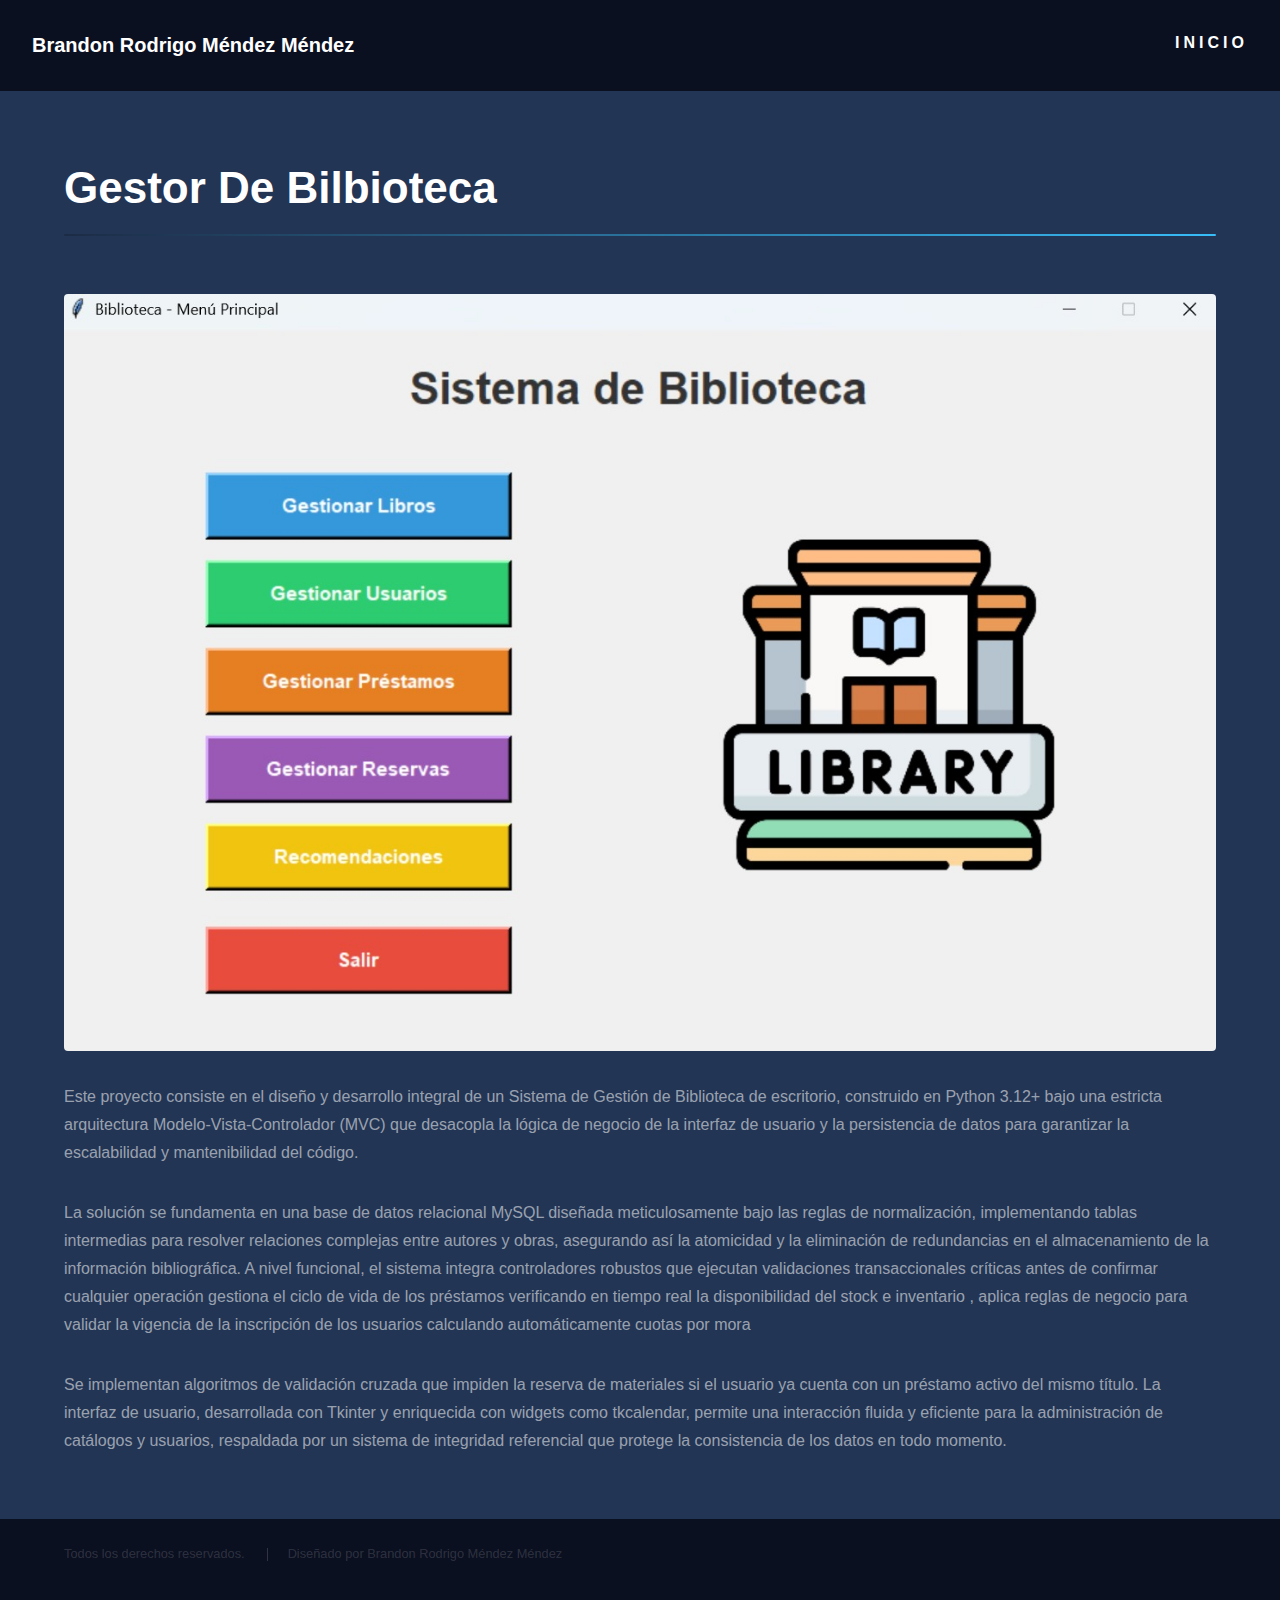
<file: GestorBiblioteca.html>
<!DOCTYPE HTML>
<html>
	<head>
		<title>Gestor De Bilbioteca</title>
		<meta charset="utf-8" />
		<meta name="viewport" content="width=device-width, initial-scale=1, user-scalable=no" />
		<link rel="stylesheet" href="assets/css/main.css" />
		<noscript><link rel="stylesheet" href="assets/css/noscript.css" /></noscript>
	</head>
	<body class="is-preload">

		<!-- Header -->
			<header id="header">
				<a href="index.html" class="title">Brandon Rodrigo Méndez Méndez</a>
				<nav>
					<ul>
						<li><a href="index.html">Inicio</a></li>
					</ul>
				</nav>
			</header>

		<!-- Wrapper -->
			<div id="wrapper">

				<!-- Main -->
					<section id="main" class="wrapper">
						<div class="inner">
							<h1 class="major">Gestor De Bilbioteca</h1>
							<span class="image fit"><img src="images/SistemaDeBlioteca.jpeg" alt="" /></span>
							<p>Este proyecto consiste en el diseño y desarrollo integral de un Sistema de Gestión de Biblioteca de escritorio, 
							construido en Python 3.12+ bajo una estricta arquitectura Modelo-Vista-Controlador (MVC) que desacopla 
							la lógica de negocio de la interfaz de usuario y la persistencia de datos para garantizar la escalabilidad y 
							mantenibilidad del código. 
							<p></p>
							La solución se fundamenta en una base de datos relacional MySQL diseñada meticulosamente bajo las reglas de 
							normalización, implementando tablas intermedias para resolver relaciones complejas entre autores y obras, 
							asegurando así la atomicidad y la eliminación de redundancias en el almacenamiento de la información bibliográfica. 
							A nivel funcional, el sistema integra controladores robustos que ejecutan validaciones transaccionales críticas 
							antes de confirmar cualquier operación gestiona el ciclo de vida de los préstamos verificando en tiempo real 
							la disponibilidad del stock e inventario , aplica reglas de negocio para validar la vigencia de la inscripción
							de los usuarios calculando automáticamente cuotas por mora 
							<p></p>
							Se implementan algoritmos de validación cruzada que impiden la reserva de materiales si el usuario ya cuenta 
							con un préstamo activo del mismo título. La interfaz de 
							usuario, desarrollada con Tkinter y enriquecida con widgets como tkcalendar, permite una interacción fluida y 
							eficiente para la administración de catálogos y usuarios, respaldada por un sistema de integridad referencial 
							que protege la consistencia de los datos en todo momento.</p>
						</div>
					</section>

			</div>

		<!-- Footer -->
			<footer id="footer" class="wrapper alt">
				<div class="inner">
					<ul class="menu">
						<li>Todos los derechos reservados.</li>
						<li>Diseñado por Brandon Rodrigo Méndez Méndez</a></li>
					</ul>
				</div>
			</footer>

		<!-- Scripts -->
			<script src="assets/js/jquery.min.js"></script>
			<script src="assets/js/jquery.scrollex.min.js"></script>
			<script src="assets/js/jquery.scrolly.min.js"></script>
			<script src="assets/js/browser.min.js"></script>
			<script src="assets/js/breakpoints.min.js"></script>
			<script src="assets/js/util.js"></script>
			<script src="assets/js/main.js"></script>

	</body>
</html>
</file>
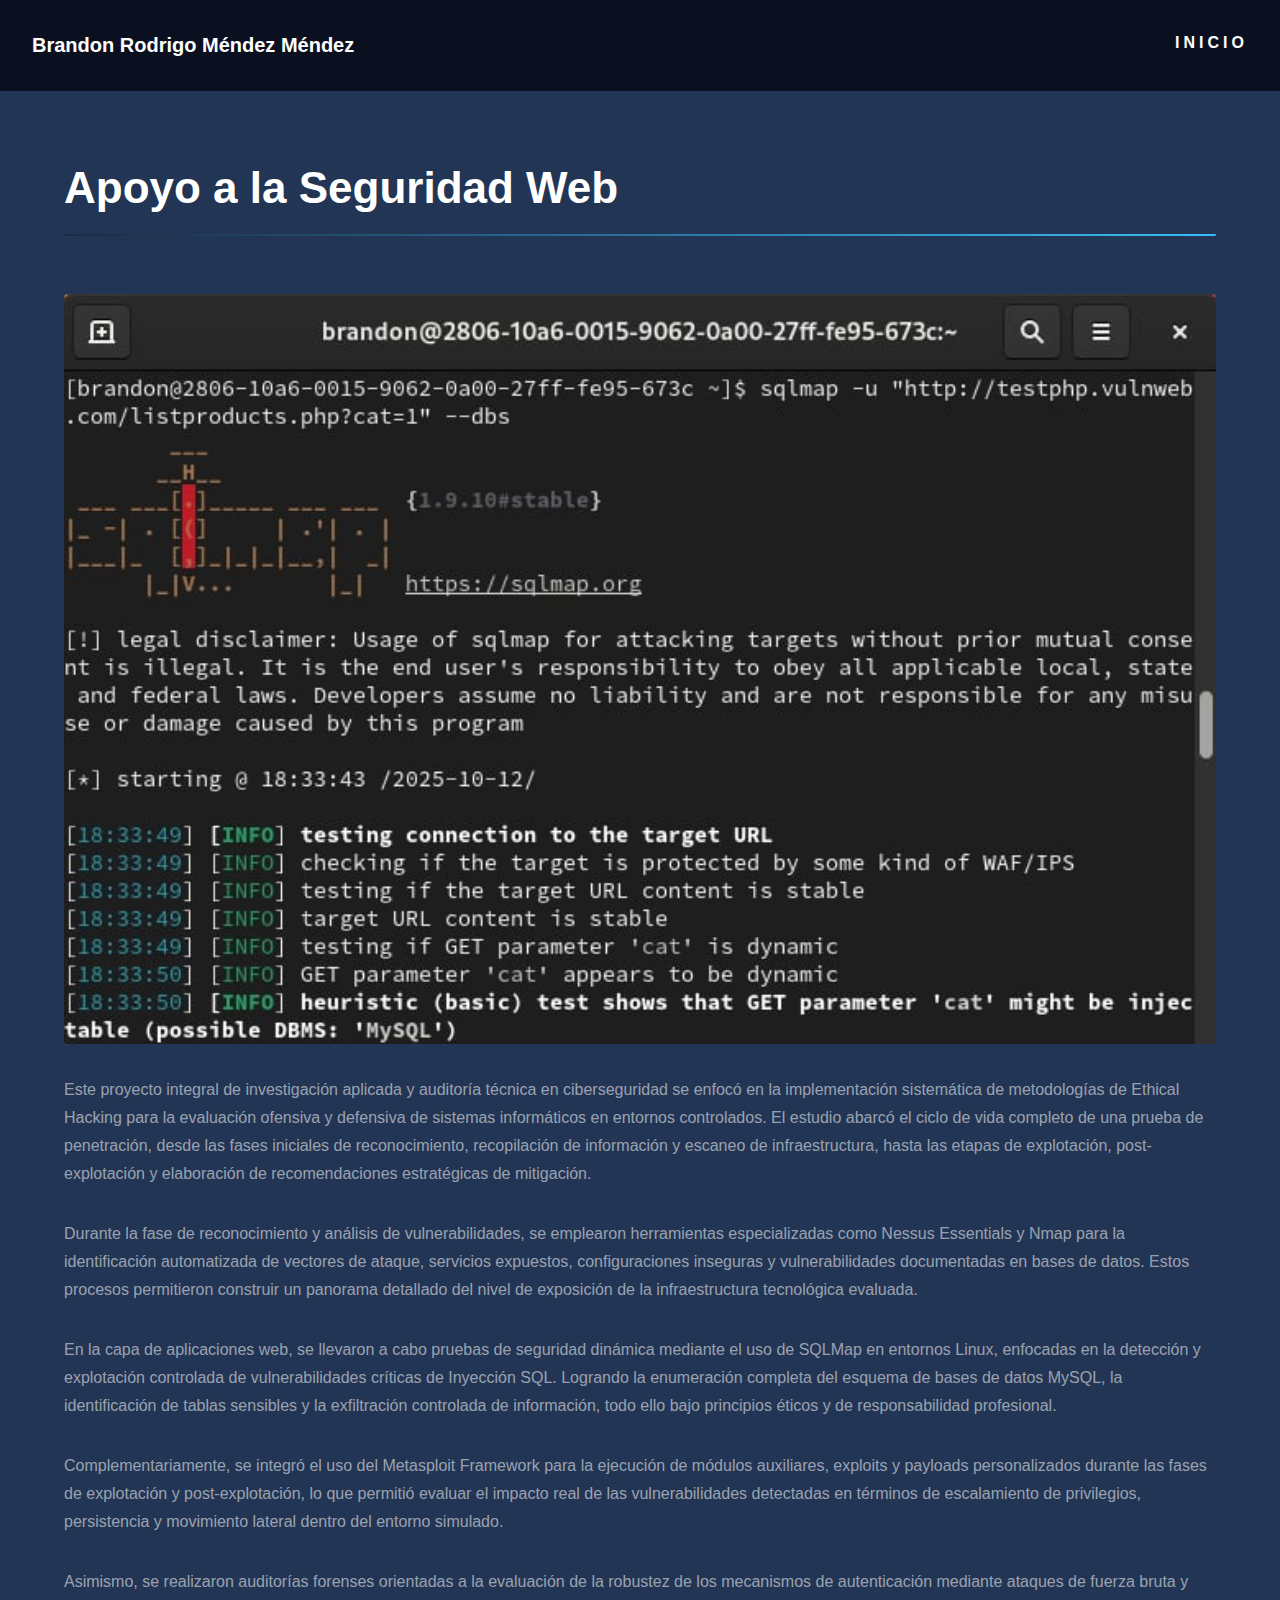
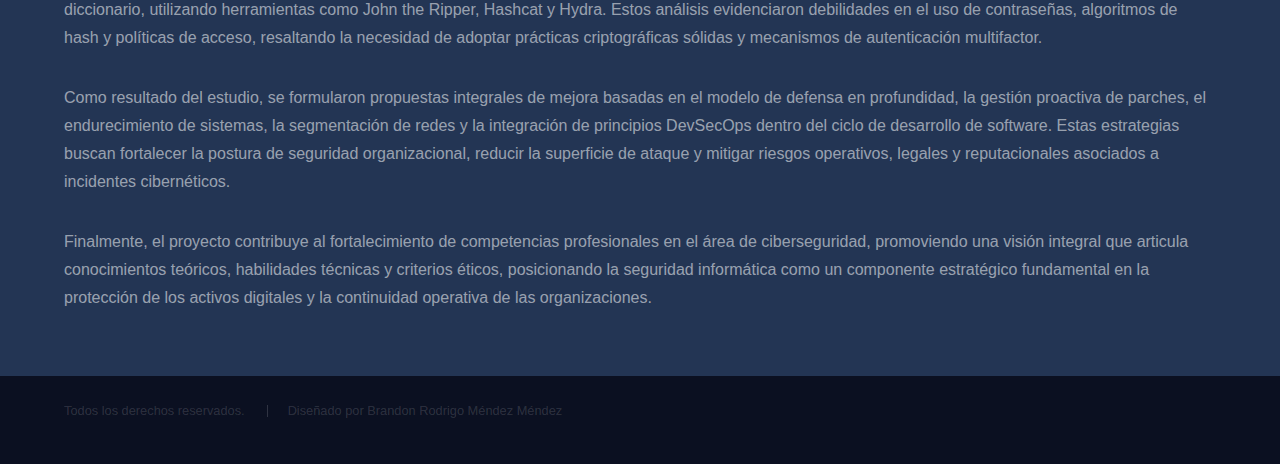
<file: SeguridadWeb.html>
<!DOCTYPE HTML>
<html>
	<head>
		<title>Apoyo a la Seguridad Web</title>
		<meta charset="utf-8" />
		<meta name="viewport" content="width=device-width, initial-scale=1, user-scalable=no" />
		<link rel="stylesheet" href="assets/css/main.css" />
		<noscript><link rel="stylesheet" href="assets/css/noscript.css" /></noscript>
	</head>
	<body class="is-preload">

		<!-- Header -->
			<header id="header">
				<a href="index.html" class="title">Brandon Rodrigo Méndez Méndez</a>
				<nav>
					<ul>
						<li><a href="index.html">Inicio</a></li>
					</ul>
				</nav>
			</header>

		<!-- Wrapper -->
			<div id="wrapper">

				<!-- Main -->
					<section id="main" class="wrapper">
						<div class="inner">
							<h1 class="major">Apoyo a la Seguridad Web</h1>
							<span class="image fit"><img src="images/SQLMap.jpg" alt="" /></span>
							<p>Este proyecto integral de investigación aplicada y auditoría técnica en ciberseguridad se enfocó en la implementación sistemática 
								de metodologías de Ethical Hacking para la evaluación ofensiva y defensiva de sistemas informáticos en entornos controlados. 
								El estudio abarcó el ciclo de vida completo de una prueba de penetración, desde las fases iniciales de reconocimiento, 
								recopilación de información y escaneo de infraestructura, hasta las etapas de explotación, post-explotación y elaboración de 
								recomendaciones estratégicas de mitigación.
								<P></P>
								Durante la fase de reconocimiento y análisis de vulnerabilidades, se emplearon herramientas especializadas como Nessus Essentials 
								y Nmap para la identificación automatizada de vectores de ataque, servicios expuestos, configuraciones inseguras y vulnerabilidades 
								documentadas en bases de datos. Estos procesos permitieron construir un panorama detallado del nivel de exposición de la infraestructura 
								tecnológica evaluada.
								<p></p>
								En la capa de aplicaciones web, se llevaron a cabo pruebas de seguridad dinámica mediante el uso de SQLMap en entornos Linux, 
								enfocadas en la detección y explotación controlada de vulnerabilidades críticas de Inyección SQL. Logrando la enumeración completa 
								del esquema de bases de datos MySQL, la identificación de tablas sensibles y la exfiltración controlada de información, todo ello 
								bajo principios éticos y de responsabilidad profesional.
								<p></p>
								Complementariamente, se integró el uso del Metasploit Framework para la ejecución de módulos auxiliares, exploits y payloads 
								personalizados durante las fases de explotación y post-explotación, lo que permitió evaluar el impacto real de las vulnerabilidades 
								detectadas en términos de escalamiento de privilegios, persistencia y movimiento lateral dentro del entorno simulado.
								<p></p>
								Asimismo, se realizaron auditorías forenses orientadas a la evaluación de la robustez de los mecanismos de autenticación mediante 
								ataques de fuerza bruta y diccionario, utilizando herramientas como John the Ripper, Hashcat y Hydra. Estos análisis evidenciaron 
								debilidades en el uso de contraseñas, algoritmos de hash y políticas de acceso, resaltando la necesidad de adoptar prácticas 
								criptográficas sólidas y mecanismos de autenticación multifactor.
								<p></p>
								Como resultado del estudio, se formularon propuestas integrales de mejora basadas en el modelo de defensa en profundidad, la gestión 
								proactiva de parches, el endurecimiento de sistemas, la segmentación de redes y la integración de principios DevSecOps 
								dentro del ciclo de desarrollo de software. Estas estrategias buscan fortalecer la postura de seguridad organizacional, reducir la 
								superficie de ataque y mitigar riesgos operativos, legales y reputacionales asociados a incidentes cibernéticos.
								<P></P>
								Finalmente, el proyecto contribuye al fortalecimiento de competencias profesionales en el área de ciberseguridad, promoviendo una 
								visión integral que articula conocimientos teóricos, habilidades técnicas y criterios éticos, posicionando la seguridad informática 
								como un componente estratégico fundamental en la protección de los activos digitales y la continuidad operativa de las organizaciones.</p>
						</div>
					</section>

			</div>

		<!-- Footer -->
			<footer id="footer" class="wrapper alt">
				<div class="inner">
					<ul class="menu">
						<li>Todos los derechos reservados.</li>
						<li>Diseñado por Brandon Rodrigo Méndez Méndez</a></li>
					</ul>
				</div>
			</footer>

		<!-- Scripts -->
			<script src="assets/js/jquery.min.js"></script>
			<script src="assets/js/jquery.scrollex.min.js"></script>
			<script src="assets/js/jquery.scrolly.min.js"></script>
			<script src="assets/js/browser.min.js"></script>
			<script src="assets/js/breakpoints.min.js"></script>
			<script src="assets/js/util.js"></script>
			<script src="assets/js/main.js"></script>

	</body>
</html>
</file>
<file: assets/css/noscript.css>
/* Spotlights */

	.spotlights > section > .image:before {
		opacity: 0 !important;
	}

	.spotlights > section > .content > .inner {
		-moz-transform: none !important;
		-webkit-transform: none !important;
		-ms-transform: none !important;
		transform: none !important;
		opacity: 1 !important;
	}

/* Wrapper */

	.wrapper > .inner {
		opacity: 1 !important;
		-moz-transform: none !important;
		-webkit-transform: none !important;
		-ms-transform: none !important;
		transform: none !important;
	}

/* Sidebar */

	#sidebar > .inner {
		opacity: 1 !important;
	}

	#sidebar nav > ul > li {
		-moz-transform: none !important;
		-webkit-transform: none !important;
		-ms-transform: none !important;
		transform: none !important;
		opacity: 1 !important;
	}
</file>
<file: assets/css/main.css>
@import url(fontawesome-all.min.css);

/*
	Hyperspace by HTML5 UP
	html5up.net | @ajlkn
	Free for personal and commercial use under the CCA 3.0 license (html5up.net/license)
*/

html, body, div, span, applet, object,
iframe, h1, h2, h3, h4, h5, h6, p, blockquote,
pre, a, abbr, acronym, address, big, cite,
code, del, dfn, em, img, ins, kbd, q, s, samp,
small, strike, strong, sub, sup, tt, var, b,
u, i, center, dl, dt, dd, ol, ul, li, fieldset,
form, label, legend, table, caption, tbody,
tfoot, thead, tr, th, td, article, aside,
canvas, details, embed, figure, figcaption,
footer, header, hgroup, menu, nav, output, ruby,
section, summary, time, mark, audio, video {
	margin: 0;
	padding: 0;
	border: 0;
	font-size: 100%;
	font: inherit;
	vertical-align: baseline;}

article, aside, details, figcaption, figure,
footer, header, hgroup, menu, nav, section {
	display: block;}

body {
	line-height: 1;
}

ol, ul {
	list-style: none;
}

blockquote, q {
	quotes: none;
}

	blockquote:before, blockquote:after, q:before, q:after {
		content: '';
		content: none;
	}

table {
	border-collapse: collapse;
	border-spacing: 0;
}

body {
	-webkit-text-size-adjust: none;
}

mark {
	background-color: transparent;
	color: inherit;
}

input::-moz-focus-inner {
	border: 0;
	padding: 0;
}

input, select, textarea {
	-moz-appearance: none;
	-webkit-appearance: none;
	-ms-appearance: none;
	appearance: none;
}

/* Basic */

	@-ms-viewport {
		width: device-width;
	}

	body {
		-ms-overflow-style: scrollbar;
	}

	@media screen and (max-width: 480px) {

		html, body {
			min-width: 320px;
		}

	}

	html {
		box-sizing: border-box;
	}

	*, *:before, *:after {
		box-sizing: inherit;
	}

	body {
		background: #233554
	}

		body.is-preload *, body.is-preload *:before, body.is-preload *:after {
			-moz-animation: none !important;
			-webkit-animation: none !important;
			-ms-animation: none !important;
			animation: none !important;
			-moz-transition: none !important;
			-webkit-transition: none !important;
			-ms-transition: none !important;
			transition: none !important;
		}

/* Type */

	body, input, select, textarea {
		color: rgba(255, 255, 255, 0.55);
		font-family: Arial, Helvetica, sans-serif;
		font-size: 16.5pt;
		font-weight: normal;
		line-height: 1.75;
	}

		@media screen and (max-width: 1680px) {

			body, input, select, textarea {
				font-size: 13pt;
			}

		}

		@media screen and (max-width: 1280px) {

			body, input, select, textarea {
				font-size: 12pt;
			}

		}

		@media screen and (max-width: 360px) {

			body, input, select, textarea {
				font-size: 11pt;
			}

		}

	a {
		-moz-transition: color 0.2s ease, border-bottom-color 0.2s ease;
		-webkit-transition: color 0.2s ease, border-bottom-color 0.2s ease;
		-ms-transition: color 0.2s ease, border-bottom-color 0.2s ease;
		transition: color 0.2s ease, border-bottom-color 0.2s ease;
		border-bottom: dotted 1px rgba(255, 255, 255, 0.35);
		color: inherit;
		text-decoration: none;
	}

		a:hover {
			border-bottom-color: transparent;
			color: #ffffff;
		}

	strong, b {
		color: #ffffff;
		font-weight: bold;
	}

	em, i {
		font-style: italic;
	}

	p {
		margin: 0 0 2em 0;
	}

	h1, h2, h3, h4, h5, h6 {
		color: #ffffff;
		font-weight: bold;
		line-height: 1.5;
		margin: 0 0 0.5em 0;
	}

		h1 a, h2 a, h3 a, h4 a, h5 a, h6 a {
			color: inherit;
			text-decoration: none;
		}

	h1 {
		font-size: 2.75em;
	}

		h1.major {
			margin: 0 0 1.3em 0;
			position: relative;
			padding-bottom: 0.35em;
		}

			h1.major:after {
				background-image: -moz-linear-gradient(to right, #1c2b45, #38bdf8);
				background-image: -webkit-linear-gradient(to right, #1c2b45, #38bdf8);
				background-image: -ms-linear-gradient(to right, #1c2b45, #38bdf8);
				background-image: linear-gradient(to right, #1c2b45, #38bdf8);
				-moz-transition: max-width 0.2s ease;
				-webkit-transition: max-width 0.2s ease;
				-ms-transition: max-width 0.2s ease;
				transition: max-width 0.2s ease;
				border-radius: 0.2em;
				bottom: 0;
				content: '';
				height: 0.05em;
				position: absolute;
				right: 0;
				width: 100%;
			}

	h2 {
		font-size: 1.75em;
	}

	h3 {
		font-size: 1.1em;
	}

	h4 {
		font-size: 1em;
	}

	h5 {
		font-size: 0.8em;
	}

	h6 {
		font-size: 0.6em;
	}

	@media screen and (max-width: 736px) {

		h1 {
			font-size: 2em;
		}

		h2 {
			font-size: 1.25em;
		}

		h3 {
			font-size: 1em;
		}

		h4 {
			font-size: 0.8em;
		}

		h5 {
			font-size: 0.6em;
		}

		h6 {
			font-size: 0.6em;
		}

	}

	sub {
		font-size: 0.8em;
		position: relative;
		top: 0.5em;
	}

	sup {
		font-size: 0.8em;
		position: relative;
		top: -0.5em;
	}

	blockquote {
		border-left: solid 4px rgba(255, 255, 255, 0.15);
		font-style: italic;
		margin: 0 0 2em 0;
		padding: 0.5em 0 0.5em 2em;
	}

	code {
		background: rgba(255, 255, 255, 0.05);
		border-radius: 0.25em;
		border: solid 1px rgba(255, 255, 255, 0.15);
		font-family: "Courier New", monospace;
		font-size: 0.9em;
		margin: 0 0.25em;
		padding: 0.25em 0.65em;
	}

	pre {
		-webkit-overflow-scrolling: touch;
		font-family: "Courier New", monospace;
		font-size: 0.9em;
		margin: 0 0 2em 0;
	}

		pre code {
			display: block;
			line-height: 1.75em;
			padding: 1em 1.5em;
			overflow-x: auto;
		}

	hr {
		border: 0;
		border-bottom: solid 1px rgba(255, 255, 255, 0.15);
		margin: 2em 0;
	}

		hr.major {
			margin: 3em 0;
		}

	.align-left {
		text-align: left;
	}

	.align-center {
		text-align: center;
	}

	.align-right {
		text-align: right;
	}

/* Row */

	.row {
		display: flex;
		flex-wrap: wrap;
		box-sizing: border-box;
		align-items: stretch;
	}

		.row > * {
			box-sizing: border-box;
		}

		.row.gtr-uniform > * > :last-child {
			margin-bottom: 0;
		}

		.row.aln-left {
			justify-content: flex-start;
		}

		.row.aln-center {
			justify-content: center;
		}

		.row.aln-right {
			justify-content: flex-end;
		}

		.row.aln-top {
			align-items: flex-start;
		}

		.row.aln-middle {
			align-items: center;
		}

		.row.aln-bottom {
			align-items: flex-end;
		}

		.row > .imp {
			order: -1;
		}

		.row > .col-1 {
			width: 8.33333%;
		}

		.row > .off-1 {
			margin-left: 8.33333%;
		}

		.row > .col-2 {
			width: 16.66667%;
		}

		.row > .off-2 {
			margin-left: 16.66667%;
		}

		.row > .col-3 {
			width: 25%;
		}

		.row > .off-3 {
			margin-left: 25%;
		}

		.row > .col-4 {
			width: 33.33333%;
		}

		.row > .off-4 {
			margin-left: 33.33333%;
		}

		.row > .col-5 {
			width: 41.66667%;
		}

		.row > .off-5 {
			margin-left: 41.66667%;
		}

		.row > .col-6 {
			width: 50%;
		}

		.row > .off-6 {
			margin-left: 50%;
		}

		.row > .col-7 {
			width: 58.33333%;
		}

		.row > .off-7 {
			margin-left: 58.33333%;
		}

		.row > .col-8 {
			width: 66.66667%;
		}

		.row > .off-8 {
			margin-left: 66.66667%;
		}

		.row > .col-9 {
			width: 75%;
		}

		.row > .off-9 {
			margin-left: 75%;
		}

		.row > .col-10 {
			width: 83.33333%;
		}

		.row > .off-10 {
			margin-left: 83.33333%;
		}

		.row > .col-11 {
			width: 91.66667%;
		}

		.row > .off-11 {
			margin-left: 91.66667%;
		}

		.row > .col-12 {
			width: 100%;
		}

		.row > .off-12 {
			margin-left: 100%;
		}

		.row.gtr-0 {
			margin-top: 0;
			margin-left: 0em;
		}

			.row.gtr-0 > * {
				padding: 0 0 0 0em;
			}

			.row.gtr-0.gtr-uniform {
				margin-top: 0em;
			}

				.row.gtr-0.gtr-uniform > * {
					padding-top: 0em;
				}

		.row.gtr-25 {
			margin-top: 0;
			margin-left: -0.375em;
		}

			.row.gtr-25 > * {
				padding: 0 0 0 0.375em;
			}

			.row.gtr-25.gtr-uniform {
				margin-top: -0.375em;
			}

				.row.gtr-25.gtr-uniform > * {
					padding-top: 0.375em;
				}

		.row.gtr-50 {
			margin-top: 0;
			margin-left: -0.75em;
		}

			.row.gtr-50 > * {
				padding: 0 0 0 0.75em;
			}

			.row.gtr-50.gtr-uniform {
				margin-top: -0.75em;
			}

				.row.gtr-50.gtr-uniform > * {
					padding-top: 0.75em;
				}

		.row {
			margin-top: 0;
			margin-left: -1.5em;
		}

			.row > * {
				padding: 0 0 0 1.5em;
			}

			.row.gtr-uniform {
				margin-top: -1.5em;
			}

				.row.gtr-uniform > * {
					padding-top: 1.5em;
				}

		.row.gtr-150 {
			margin-top: 0;
			margin-left: -2.25em;
		}

			.row.gtr-150 > * {
				padding: 0 0 0 2.25em;
			}

			.row.gtr-150.gtr-uniform {
				margin-top: -2.25em;
			}

				.row.gtr-150.gtr-uniform > * {
					padding-top: 2.25em;
				}

		.row.gtr-200 {
			margin-top: 0;
			margin-left: -3em;
		}

			.row.gtr-200 > * {
				padding: 0 0 0 3em;
			}

			.row.gtr-200.gtr-uniform {
				margin-top: -3em;
			}

				.row.gtr-200.gtr-uniform > * {
					padding-top: 3em;
				}

		@media screen and (max-width: 1680px) {

			.row {
				display: flex;
				flex-wrap: wrap;
				box-sizing: border-box;
				align-items: stretch;
			}

				.row > * {
					box-sizing: border-box;
				}

				.row.gtr-uniform > * > :last-child {
					margin-bottom: 0;
				}

				.row.aln-left {
					justify-content: flex-start;
				}

				.row.aln-center {
					justify-content: center;
				}

				.row.aln-right {
					justify-content: flex-end;
				}

				.row.aln-top {
					align-items: flex-start;
				}

				.row.aln-middle {
					align-items: center;
				}

				.row.aln-bottom {
					align-items: flex-end;
				}

				.row > .imp-xlarge {
					order: -1;
				}

				.row > .col-1-xlarge {
					width: 8.33333%;
				}

				.row > .off-1-xlarge {
					margin-left: 8.33333%;
				}

				.row > .col-2-xlarge {
					width: 16.66667%;
				}

				.row > .off-2-xlarge {
					margin-left: 16.66667%;
				}

				.row > .col-3-xlarge {
					width: 25%;
				}

				.row > .off-3-xlarge {
					margin-left: 25%;
				}

				.row > .col-4-xlarge {
					width: 33.33333%;
				}

				.row > .off-4-xlarge {
					margin-left: 33.33333%;
				}

				.row > .col-5-xlarge {
					width: 41.66667%;
				}

				.row > .off-5-xlarge {
					margin-left: 41.66667%;
				}

				.row > .col-6-xlarge {
					width: 50%;
				}

				.row > .off-6-xlarge {
					margin-left: 50%;
				}

				.row > .col-7-xlarge {
					width: 58.33333%;
				}

				.row > .off-7-xlarge {
					margin-left: 58.33333%;
				}

				.row > .col-8-xlarge {
					width: 66.66667%;
				}

				.row > .off-8-xlarge {
					margin-left: 66.66667%;
				}

				.row > .col-9-xlarge {
					width: 75%;
				}

				.row > .off-9-xlarge {
					margin-left: 75%;
				}

				.row > .col-10-xlarge {
					width: 83.33333%;
				}

				.row > .off-10-xlarge {
					margin-left: 83.33333%;
				}

				.row > .col-11-xlarge {
					width: 91.66667%;
				}

				.row > .off-11-xlarge {
					margin-left: 91.66667%;
				}

				.row > .col-12-xlarge {
					width: 100%;
				}

				.row > .off-12-xlarge {
					margin-left: 100%;
				}

				.row.gtr-0 {
					margin-top: 0;
					margin-left: 0em;
				}

					.row.gtr-0 > * {
						padding: 0 0 0 0em;
					}

					.row.gtr-0.gtr-uniform {
						margin-top: 0em;
					}

						.row.gtr-0.gtr-uniform > * {
							padding-top: 0em;
						}

				.row.gtr-25 {
					margin-top: 0;
					margin-left: -0.375em;
				}

					.row.gtr-25 > * {
						padding: 0 0 0 0.375em;
					}

					.row.gtr-25.gtr-uniform {
						margin-top: -0.375em;
					}

						.row.gtr-25.gtr-uniform > * {
							padding-top: 0.375em;
						}

				.row.gtr-50 {
					margin-top: 0;
					margin-left: -0.75em;
				}

					.row.gtr-50 > * {
						padding: 0 0 0 0.75em;
					}

					.row.gtr-50.gtr-uniform {
						margin-top: -0.75em;
					}

						.row.gtr-50.gtr-uniform > * {
							padding-top: 0.75em;
						}

				.row {
					margin-top: 0;
					margin-left: -1.5em;
				}

					.row > * {
						padding: 0 0 0 1.5em;
					}

					.row.gtr-uniform {
						margin-top: -1.5em;
					}

						.row.gtr-uniform > * {
							padding-top: 1.5em;
						}

				.row.gtr-150 {
					margin-top: 0;
					margin-left: -2.25em;
				}

					.row.gtr-150 > * {
						padding: 0 0 0 2.25em;
					}

					.row.gtr-150.gtr-uniform {
						margin-top: -2.25em;
					}

						.row.gtr-150.gtr-uniform > * {
							padding-top: 2.25em;
						}

				.row.gtr-200 {
					margin-top: 0;
					margin-left: -3em;
				}

					.row.gtr-200 > * {
						padding: 0 0 0 3em;
					}

					.row.gtr-200.gtr-uniform {
						margin-top: -3em;
					}

						.row.gtr-200.gtr-uniform > * {
							padding-top: 3em;
						}

		}

		@media screen and (max-width: 1280px) {

			.row {
				display: flex;
				flex-wrap: wrap;
				box-sizing: border-box;
				align-items: stretch;
			}

				.row > * {
					box-sizing: border-box;
				}

				.row.gtr-uniform > * > :last-child {
					margin-bottom: 0;
				}

				.row.aln-left {
					justify-content: flex-start;
				}

				.row.aln-center {
					justify-content: center;
				}

				.row.aln-right {
					justify-content: flex-end;
				}

				.row.aln-top {
					align-items: flex-start;
				}

				.row.aln-middle {
					align-items: center;
				}

				.row.aln-bottom {
					align-items: flex-end;
				}

				.row > .imp-large {
					order: -1;
				}

				.row > .col-1-large {
					width: 8.33333%;
				}

				.row > .off-1-large {
					margin-left: 8.33333%;
				}

				.row > .col-2-large {
					width: 16.66667%;
				}

				.row > .off-2-large {
					margin-left: 16.66667%;
				}

				.row > .col-3-large {
					width: 25%;
				}

				.row > .off-3-large {
					margin-left: 25%;
				}

				.row > .col-4-large {
					width: 33.33333%;
				}

				.row > .off-4-large {
					margin-left: 33.33333%;
				}

				.row > .col-5-large {
					width: 41.66667%;
				}

				.row > .off-5-large {
					margin-left: 41.66667%;
				}

				.row > .col-6-large {
					width: 50%;
				}

				.row > .off-6-large {
					margin-left: 50%;
				}

				.row > .col-7-large {
					width: 58.33333%;
				}

				.row > .off-7-large {
					margin-left: 58.33333%;
				}

				.row > .col-8-large {
					width: 66.66667%;
				}

				.row > .off-8-large {
					margin-left: 66.66667%;
				}

				.row > .col-9-large {
					width: 75%;
				}

				.row > .off-9-large {
					margin-left: 75%;
				}

				.row > .col-10-large {
					width: 83.33333%;
				}

				.row > .off-10-large {
					margin-left: 83.33333%;
				}

				.row > .col-11-large {
					width: 91.66667%;
				}

				.row > .off-11-large {
					margin-left: 91.66667%;
				}

				.row > .col-12-large {
					width: 100%;
				}

				.row > .off-12-large {
					margin-left: 100%;
				}

				.row.gtr-0 {
					margin-top: 0;
					margin-left: 0em;
				}

					.row.gtr-0 > * {
						padding: 0 0 0 0em;
					}

					.row.gtr-0.gtr-uniform {
						margin-top: 0em;
					}

						.row.gtr-0.gtr-uniform > * {
							padding-top: 0em;
						}

				.row.gtr-25 {
					margin-top: 0;
					margin-left: -0.375em;
				}

					.row.gtr-25 > * {
						padding: 0 0 0 0.375em;
					}

					.row.gtr-25.gtr-uniform {
						margin-top: -0.375em;
					}

						.row.gtr-25.gtr-uniform > * {
							padding-top: 0.375em;
						}

				.row.gtr-50 {
					margin-top: 0;
					margin-left: -0.75em;
				}

					.row.gtr-50 > * {
						padding: 0 0 0 0.75em;
					}

					.row.gtr-50.gtr-uniform {
						margin-top: -0.75em;
					}

						.row.gtr-50.gtr-uniform > * {
							padding-top: 0.75em;
						}

				.row {
					margin-top: 0;
					margin-left: -1.5em;
				}

					.row > * {
						padding: 0 0 0 1.5em;
					}

					.row.gtr-uniform {
						margin-top: -1.5em;
					}

						.row.gtr-uniform > * {
							padding-top: 1.5em;
						}

				.row.gtr-150 {
					margin-top: 0;
					margin-left: -2.25em;
				}

					.row.gtr-150 > * {
						padding: 0 0 0 2.25em;
					}

					.row.gtr-150.gtr-uniform {
						margin-top: -2.25em;
					}

						.row.gtr-150.gtr-uniform > * {
							padding-top: 2.25em;
						}

				.row.gtr-200 {
					margin-top: 0;
					margin-left: -3em;
				}

					.row.gtr-200 > * {
						padding: 0 0 0 3em;
					}

					.row.gtr-200.gtr-uniform {
						margin-top: -3em;
					}

						.row.gtr-200.gtr-uniform > * {
							padding-top: 3em;
						}

		}

		@media screen and (max-width: 980px) {

			.row {
				display: flex;
				flex-wrap: wrap;
				box-sizing: border-box;
				align-items: stretch;
			}

				.row > * {
					box-sizing: border-box;
				}

				.row.gtr-uniform > * > :last-child {
					margin-bottom: 0;
				}

				.row.aln-left {
					justify-content: flex-start;
				}

				.row.aln-center {
					justify-content: center;
				}

				.row.aln-right {
					justify-content: flex-end;
				}

				.row.aln-top {
					align-items: flex-start;
				}

				.row.aln-middle {
					align-items: center;
				}

				.row.aln-bottom {
					align-items: flex-end;
				}

				.row > .imp-medium {
					order: -1;
				}

				.row > .col-1-medium {
					width: 8.33333%;
				}

				.row > .off-1-medium {
					margin-left: 8.33333%;
				}

				.row > .col-2-medium {
					width: 16.66667%;
				}

				.row > .off-2-medium {
					margin-left: 16.66667%;
				}

				.row > .col-3-medium {
					width: 25%;
				}

				.row > .off-3-medium {
					margin-left: 25%;
				}

				.row > .col-4-medium {
					width: 33.33333%;
				}

				.row > .off-4-medium {
					margin-left: 33.33333%;
				}

				.row > .col-5-medium {
					width: 41.66667%;
				}

				.row > .off-5-medium {
					margin-left: 41.66667%;
				}

				.row > .col-6-medium {
					width: 50%;
				}

				.row > .off-6-medium {
					margin-left: 50%;
				}

				.row > .col-7-medium {
					width: 58.33333%;
				}

				.row > .off-7-medium {
					margin-left: 58.33333%;
				}

				.row > .col-8-medium {
					width: 66.66667%;
				}

				.row > .off-8-medium {
					margin-left: 66.66667%;
				}

				.row > .col-9-medium {
					width: 75%;
				}

				.row > .off-9-medium {
					margin-left: 75%;
				}

				.row > .col-10-medium {
					width: 83.33333%;
				}

				.row > .off-10-medium {
					margin-left: 83.33333%;
				}

				.row > .col-11-medium {
					width: 91.66667%;
				}

				.row > .off-11-medium {
					margin-left: 91.66667%;
				}

				.row > .col-12-medium {
					width: 100%;
				}

				.row > .off-12-medium {
					margin-left: 100%;
				}

				.row.gtr-0 {
					margin-top: 0;
					margin-left: 0em;
				}

					.row.gtr-0 > * {
						padding: 0 0 0 0em;
					}

					.row.gtr-0.gtr-uniform {
						margin-top: 0em;
					}

						.row.gtr-0.gtr-uniform > * {
							padding-top: 0em;
						}

				.row.gtr-25 {
					margin-top: 0;
					margin-left: -0.375em;
				}

					.row.gtr-25 > * {
						padding: 0 0 0 0.375em;
					}

					.row.gtr-25.gtr-uniform {
						margin-top: -0.375em;
					}

						.row.gtr-25.gtr-uniform > * {
							padding-top: 0.375em;
						}

				.row.gtr-50 {
					margin-top: 0;
					margin-left: -0.75em;
				}

					.row.gtr-50 > * {
						padding: 0 0 0 0.75em;
					}

					.row.gtr-50.gtr-uniform {
						margin-top: -0.75em;
					}

						.row.gtr-50.gtr-uniform > * {
							padding-top: 0.75em;
						}

				.row {
					margin-top: 0;
					margin-left: -1.5em;
				}

					.row > * {
						padding: 0 0 0 1.5em;
					}

					.row.gtr-uniform {
						margin-top: -1.5em;
					}

						.row.gtr-uniform > * {
							padding-top: 1.5em;
						}

				.row.gtr-150 {
					margin-top: 0;
					margin-left: -2.25em;
				}

					.row.gtr-150 > * {
						padding: 0 0 0 2.25em;
					}

					.row.gtr-150.gtr-uniform {
						margin-top: -2.25em;
					}

						.row.gtr-150.gtr-uniform > * {
							padding-top: 2.25em;
						}

				.row.gtr-200 {
					margin-top: 0;
					margin-left: -3em;
				}

					.row.gtr-200 > * {
						padding: 0 0 0 3em;
					}

					.row.gtr-200.gtr-uniform {
						margin-top: -3em;
					}

						.row.gtr-200.gtr-uniform > * {
							padding-top: 3em;
						}

		}

		@media screen and (max-width: 736px) {

			.row {
				display: flex;
				flex-wrap: wrap;
				box-sizing: border-box;
				align-items: stretch;
			}

				.row > * {
					box-sizing: border-box;
				}

				.row.gtr-uniform > * > :last-child {
					margin-bottom: 0;
				}

				.row.aln-left {
					justify-content: flex-start;
				}

				.row.aln-center {
					justify-content: center;
				}

				.row.aln-right {
					justify-content: flex-end;
				}

				.row.aln-top {
					align-items: flex-start;
				}

				.row.aln-middle {
					align-items: center;
				}

				.row.aln-bottom {
					align-items: flex-end;
				}

				.row > .imp-small {
					order: -1;
				}

				.row > .col-1-small {
					width: 8.33333%;
				}

				.row > .off-1-small {
					margin-left: 8.33333%;
				}

				.row > .col-2-small {
					width: 16.66667%;
				}

				.row > .off-2-small {
					margin-left: 16.66667%;
				}

				.row > .col-3-small {
					width: 25%;
				}

				.row > .off-3-small {
					margin-left: 25%;
				}

				.row > .col-4-small {
					width: 33.33333%;
				}

				.row > .off-4-small {
					margin-left: 33.33333%;
				}

				.row > .col-5-small {
					width: 41.66667%;
				}

				.row > .off-5-small {
					margin-left: 41.66667%;
				}

				.row > .col-6-small {
					width: 50%;
				}

				.row > .off-6-small {
					margin-left: 50%;
				}

				.row > .col-7-small {
					width: 58.33333%;
				}

				.row > .off-7-small {
					margin-left: 58.33333%;
				}

				.row > .col-8-small {
					width: 66.66667%;
				}

				.row > .off-8-small {
					margin-left: 66.66667%;
				}

				.row > .col-9-small {
					width: 75%;
				}

				.row > .off-9-small {
					margin-left: 75%;
				}

				.row > .col-10-small {
					width: 83.33333%;
				}

				.row > .off-10-small {
					margin-left: 83.33333%;
				}

				.row > .col-11-small {
					width: 91.66667%;
				}

				.row > .off-11-small {
					margin-left: 91.66667%;
				}

				.row > .col-12-small {
					width: 100%;
				}

				.row > .off-12-small {
					margin-left: 100%;
				}

				.row.gtr-0 {
					margin-top: 0;
					margin-left: 0em;
				}

					.row.gtr-0 > * {
						padding: 0 0 0 0em;
					}

					.row.gtr-0.gtr-uniform {
						margin-top: 0em;
					}

						.row.gtr-0.gtr-uniform > * {
							padding-top: 0em;
						}

				.row.gtr-25 {
					margin-top: 0;
					margin-left: -0.375em;
				}

					.row.gtr-25 > * {
						padding: 0 0 0 0.375em;
					}

					.row.gtr-25.gtr-uniform {
						margin-top: -0.375em;
					}

						.row.gtr-25.gtr-uniform > * {
							padding-top: 0.375em;
						}

				.row.gtr-50 {
					margin-top: 0;
					margin-left: -0.75em;
				}

					.row.gtr-50 > * {
						padding: 0 0 0 0.75em;
					}

					.row.gtr-50.gtr-uniform {
						margin-top: -0.75em;
					}

						.row.gtr-50.gtr-uniform > * {
							padding-top: 0.75em;
						}

				.row {
					margin-top: 0;
					margin-left: -1.5em;
				}

					.row > * {
						padding: 0 0 0 1.5em;
					}

					.row.gtr-uniform {
						margin-top: -1.5em;
					}

						.row.gtr-uniform > * {
							padding-top: 1.5em;
						}

				.row.gtr-150 {
					margin-top: 0;
					margin-left: -2.25em;
				}

					.row.gtr-150 > * {
						padding: 0 0 0 2.25em;
					}

					.row.gtr-150.gtr-uniform {
						margin-top: -2.25em;
					}

						.row.gtr-150.gtr-uniform > * {
							padding-top: 2.25em;
						}

				.row.gtr-200 {
					margin-top: 0;
					margin-left: -3em;
				}

					.row.gtr-200 > * {
						padding: 0 0 0 3em;
					}

					.row.gtr-200.gtr-uniform {
						margin-top: -3em;
					}

						.row.gtr-200.gtr-uniform > * {
							padding-top: 3em;
						}

		}

		@media screen and (max-width: 480px) {

			.row {
				display: flex;
				flex-wrap: wrap;
				box-sizing: border-box;
				align-items: stretch;
			}

				.row > * {
					box-sizing: border-box;
				}

				.row.gtr-uniform > * > :last-child {
					margin-bottom: 0;
				}

				.row.aln-left {
					justify-content: flex-start;
				}

				.row.aln-center {
					justify-content: center;
				}

				.row.aln-right {
					justify-content: flex-end;
				}

				.row.aln-top {
					align-items: flex-start;
				}

				.row.aln-middle {
					align-items: center;
				}

				.row.aln-bottom {
					align-items: flex-end;
				}

				.row > .imp-xsmall {
					order: -1;
				}

				.row > .col-1-xsmall {
					width: 8.33333%;
				}

				.row > .off-1-xsmall {
					margin-left: 8.33333%;
				}

				.row > .col-2-xsmall {
					width: 16.66667%;
				}

				.row > .off-2-xsmall {
					margin-left: 16.66667%;
				}

				.row > .col-3-xsmall {
					width: 25%;
				}

				.row > .off-3-xsmall {
					margin-left: 25%;
				}

				.row > .col-4-xsmall {
					width: 33.33333%;
				}

				.row > .off-4-xsmall {
					margin-left: 33.33333%;
				}

				.row > .col-5-xsmall {
					width: 41.66667%;
				}

				.row > .off-5-xsmall {
					margin-left: 41.66667%;
				}

				.row > .col-6-xsmall {
					width: 50%;
				}

				.row > .off-6-xsmall {
					margin-left: 50%;
				}

				.row > .col-7-xsmall {
					width: 58.33333%;
				}

				.row > .off-7-xsmall {
					margin-left: 58.33333%;
				}

				.row > .col-8-xsmall {
					width: 66.66667%;
				}

				.row > .off-8-xsmall {
					margin-left: 66.66667%;
				}

				.row > .col-9-xsmall {
					width: 75%;
				}

				.row > .off-9-xsmall {
					margin-left: 75%;
				}

				.row > .col-10-xsmall {
					width: 83.33333%;
				}

				.row > .off-10-xsmall {
					margin-left: 83.33333%;
				}

				.row > .col-11-xsmall {
					width: 91.66667%;
				}

				.row > .off-11-xsmall {
					margin-left: 91.66667%;
				}

				.row > .col-12-xsmall {
					width: 100%;
				}

				.row > .off-12-xsmall {
					margin-left: 100%;
				}

				.row.gtr-0 {
					margin-top: 0;
					margin-left: 0em;
				}

					.row.gtr-0 > * {
						padding: 0 0 0 0em;
					}

					.row.gtr-0.gtr-uniform {
						margin-top: 0em;
					}

						.row.gtr-0.gtr-uniform > * {
							padding-top: 0em;
						}

				.row.gtr-25 {
					margin-top: 0;
					margin-left: -0.375em;
				}

					.row.gtr-25 > * {
						padding: 0 0 0 0.375em;
					}

					.row.gtr-25.gtr-uniform {
						margin-top: -0.375em;
					}

						.row.gtr-25.gtr-uniform > * {
							padding-top: 0.375em;
						}

				.row.gtr-50 {
					margin-top: 0;
					margin-left: -0.75em;
				}

					.row.gtr-50 > * {
						padding: 0 0 0 0.75em;
					}

					.row.gtr-50.gtr-uniform {
						margin-top: -0.75em;
					}

						.row.gtr-50.gtr-uniform > * {
							padding-top: 0.75em;
						}

				.row {
					margin-top: 0;
					margin-left: -1.5em;
				}

					.row > * {
						padding: 0 0 0 1.5em;
					}

					.row.gtr-uniform {
						margin-top: -1.5em;
					}

						.row.gtr-uniform > * {
							padding-top: 1.5em;
						}

				.row.gtr-150 {
					margin-top: 0;
					margin-left: -2.25em;
				}

					.row.gtr-150 > * {
						padding: 0 0 0 2.25em;
					}

					.row.gtr-150.gtr-uniform {
						margin-top: -2.25em;
					}

						.row.gtr-150.gtr-uniform > * {
							padding-top: 2.25em;
						}

				.row.gtr-200 {
					margin-top: 0;
					margin-left: -3em;
				}

					.row.gtr-200 > * {
						padding: 0 0 0 3em;
					}

					.row.gtr-200.gtr-uniform {
						margin-top: -3em;
					}

						.row.gtr-200.gtr-uniform > * {
							padding-top: 3em;
						}

		}

/* Box */

	.box {
		border-radius: 0.25em;
		border: solid 1px rgba(255, 255, 255, 0.15);
		margin-bottom: 2em;
		padding: 1.5em;
	}

		.box > :last-child,
		.box > :last-child > :last-child,
		.box > :last-child > :last-child > :last-child {
			margin-bottom: 0;
		}

		.box.alt {
			border: 0;
			border-radius: 0;
			padding: 0;
		}

/* Button */

	input[type="submit"],
	input[type="reset"],
	input[type="button"],
	button,
	.button {
		-moz-appearance: none;
		-webkit-appearance: none;
		-ms-appearance: none;
		appearance: none;
		-moz-transition: border-color 0.2s ease;
		-webkit-transition: border-color 0.2s ease;
		-ms-transition: border-color 0.2s ease;
		transition: border-color 0.2s ease;
		background-color: transparent;
		border: solid 1px !important;
		border-color: rgba(255, 255, 255, 0.15) !important;
		border-radius: 3em;
		color: #ffffff !important;
		cursor: pointer;
		display: inline-block;
		font-size: 0.6em;
		font-weight: bold;
		height: calc(4.75em + 2px);
		letter-spacing: 0.25em;
		line-height: 4.75em;
		outline: 0;
		padding: 0 3.75em;
		position: relative;
		text-align: center;
		text-decoration: none;
		text-transform: uppercase;
		white-space: nowrap;
	}

		input[type="submit"]:after,
		input[type="reset"]:after,
		input[type="button"]:after,
		button:after,
		.button:after {
			-moz-transform: scale(0.25);
			-webkit-transform: scale(0.25);
			-ms-transform: scale(0.25);
			transform: scale(0.25);
			pointer-events: none;
			-moz-transition: opacity 0.2s ease, -moz-transform 0.2s ease;
			-webkit-transition: opacity 0.2s ease, -webkit-transform 0.2s ease;
			-ms-transition: opacity 0.2s ease, -ms-transform 0.2s ease;
			transition: opacity 0.2s ease, transform 0.2s ease;
			background: #ffffff;
			border-radius: 3em;
			content: '';
			height: 100%;
			left: 0;
			opacity: 0;
			position: absolute;
			top: 0;
			width: 100%;
		}

		input[type="submit"].icon:before,
		input[type="reset"].icon:before,
		input[type="button"].icon:before,
		button.icon:before,
		.button.icon:before {
			margin-right: 0.75em;
		}

		input[type="submit"].fit,
		input[type="reset"].fit,
		input[type="button"].fit,
		button.fit,
		.button.fit {
			width: 100%;
		}

		input[type="submit"].small,
		input[type="reset"].small,
		input[type="button"].small,
		button.small,
		.button.small {
			font-size: 0.4em;
		}

		input[type="submit"].large,
		input[type="reset"].large,
		input[type="button"].large,
		button.large,
		.button.large {
			font-size: 0.8em;
		}

		input[type="submit"].primary,
		input[type="reset"].primary,
		input[type="button"].primary,
		button.primary,
		.button.primary {
			background-color: #ffffff;
			color: #312450 !important;
		}

			input[type="submit"].primary:after,
			input[type="reset"].primary:after,
			input[type="button"].primary:after,
			button.primary:after,
			.button.primary:after {
				display: none;
			}

		input[type="submit"].disabled, input[type="submit"]:disabled,
		input[type="reset"].disabled,
		input[type="reset"]:disabled,
		input[type="button"].disabled,
		input[type="button"]:disabled,
		button.disabled,
		button:disabled,
		.button.disabled,
		.button:disabled {
			cursor: default;
			opacity: 0.5;
			pointer-events: none;
		}

		input[type="submit"]:hover,
		input[type="reset"]:hover,
		input[type="button"]:hover,
		button:hover,
		.button:hover {
			border-color: rgba(255, 255, 255, 0.55) !important;
		}

			input[type="submit"]:hover:after,
			input[type="reset"]:hover:after,
			input[type="button"]:hover:after,
			button:hover:after,
			.button:hover:after {
				opacity: 0.05;
				-moz-transform: scale(1);
				-webkit-transform: scale(1);
				-ms-transform: scale(1);
				transform: scale(1);
			}

			input[type="submit"]:hover:active,
			input[type="reset"]:hover:active,
			input[type="button"]:hover:active,
			button:hover:active,
			.button:hover:active {
				border-color: #ffffff !important;
			}

				input[type="submit"]:hover:active:after,
				input[type="reset"]:hover:active:after,
				input[type="button"]:hover:active:after,
				button:hover:active:after,
				.button:hover:active:after {
					opacity: 0.1;
				}

/* Features */

	.features {
		display: -moz-flex;
		display: -webkit-flex;
		display: -ms-flex;
		display: flex;
		-moz-flex-wrap: wrap;
		-webkit-flex-wrap: wrap;
		-ms-flex-wrap: wrap;
		flex-wrap: wrap;
		border-radius: 0.25em;
		border: solid 1px rgba(255, 255, 255, 0.15);
		background: rgba(255, 255, 255, 0.05);
		margin: 0 0 2em 0;
	}

		.features section {
			padding: 3.5em 3em 1em 7em ;
			width: 50%;
			border-top: solid 1px rgba(255, 255, 255, 0.15);
			position: relative;
		}

			.features section:nth-child(-n + 2) {
				border-top-width: 0;
			}

			.features section:nth-child(2n) {
				border-left: solid 1px rgba(255, 255, 255, 0.15);
			}

			.features section .icon {
				-moz-transition: opacity 0.5s ease, -moz-transform 0.5s ease;
				-webkit-transition: opacity 0.5s ease, -webkit-transform 0.5s ease;
				-ms-transition: opacity 0.5s ease, -ms-transform 0.5s ease;
				transition: opacity 0.5s ease, transform 0.5s ease;
				-moz-transition-delay: 1s;
				-webkit-transition-delay: 1s;
				-ms-transition-delay: 1s;
				transition-delay: 1s;
				-moz-transform: scale(1);
				-webkit-transform: scale(1);
				-ms-transform: scale(1);
				transform: scale(1);
				position: absolute;
				left: 3em;
				top: 3em;
				opacity: 1;
			}

			.features section:nth-child(1) .icon {
				-moz-transition-delay: 0.15s;
				-webkit-transition-delay: 0.15s;
				-ms-transition-delay: 0.15s;
				transition-delay: 0.15s;
			}

			.features section:nth-child(2) .icon {
				-moz-transition-delay: 0.3s;
				-webkit-transition-delay: 0.3s;
				-ms-transition-delay: 0.3s;
				transition-delay: 0.3s;
			}

			.features section:nth-child(3) .icon {
				-moz-transition-delay: 0.45s;
				-webkit-transition-delay: 0.45s;
				-ms-transition-delay: 0.45s;
				transition-delay: 0.45s;
			}

			.features section:nth-child(4) .icon {
				-moz-transition-delay: 0.6s;
				-webkit-transition-delay: 0.6s;
				-ms-transition-delay: 0.6s;
				transition-delay: 0.6s;
			}

			.features section:nth-child(5) .icon {
				-moz-transition-delay: 0.75s;
				-webkit-transition-delay: 0.75s;
				-ms-transition-delay: 0.75s;
				transition-delay: 0.75s;
			}

			.features section:nth-child(6) .icon {
				-moz-transition-delay: 0.9s;
				-webkit-transition-delay: 0.9s;
				-ms-transition-delay: 0.9s;
				transition-delay: 0.9s;
			}

			.features section:nth-child(7) .icon {
				-moz-transition-delay: 1.05s;
				-webkit-transition-delay: 1.05s;
				-ms-transition-delay: 1.05s;
				transition-delay: 1.05s;
			}

			.features section:nth-child(8) .icon {
				-moz-transition-delay: 1.2s;
				-webkit-transition-delay: 1.2s;
				-ms-transition-delay: 1.2s;
				transition-delay: 1.2s;
			}

			.features section:nth-child(9) .icon {
				-moz-transition-delay: 1.35s;
				-webkit-transition-delay: 1.35s;
				-ms-transition-delay: 1.35s;
				transition-delay: 1.35s;
			}

			.features section:nth-child(10) .icon {
				-moz-transition-delay: 1.5s;
				-webkit-transition-delay: 1.5s;
				-ms-transition-delay: 1.5s;
				transition-delay: 1.5s;
			}

			.features section:nth-child(11) .icon {
				-moz-transition-delay: 1.65s;
				-webkit-transition-delay: 1.65s;
				-ms-transition-delay: 1.65s;
				transition-delay: 1.65s;
			}

			.features section:nth-child(12) .icon {
				-moz-transition-delay: 1.8s;
				-webkit-transition-delay: 1.8s;
				-ms-transition-delay: 1.8s;
				transition-delay: 1.8s;
			}

			.features section:nth-child(13) .icon {
				-moz-transition-delay: 1.95s;
				-webkit-transition-delay: 1.95s;
				-ms-transition-delay: 1.95s;
				transition-delay: 1.95s;
			}

			.features section:nth-child(14) .icon {
				-moz-transition-delay: 2.1s;
				-webkit-transition-delay: 2.1s;
				-ms-transition-delay: 2.1s;
				transition-delay: 2.1s;
			}

			.features section:nth-child(15) .icon {
				-moz-transition-delay: 2.25s;
				-webkit-transition-delay: 2.25s;
				-ms-transition-delay: 2.25s;
				transition-delay: 2.25s;
			}

			.features section:nth-child(16) .icon {
				-moz-transition-delay: 2.4s;
				-webkit-transition-delay: 2.4s;
				-ms-transition-delay: 2.4s;
				transition-delay: 2.4s;
			}

			.features section:nth-child(17) .icon {
				-moz-transition-delay: 2.55s;
				-webkit-transition-delay: 2.55s;
				-ms-transition-delay: 2.55s;
				transition-delay: 2.55s;
			}

			.features section:nth-child(18) .icon {
				-moz-transition-delay: 2.7s;
				-webkit-transition-delay: 2.7s;
				-ms-transition-delay: 2.7s;
				transition-delay: 2.7s;
			}

			.features section:nth-child(19) .icon {
				-moz-transition-delay: 2.85s;
				-webkit-transition-delay: 2.85s;
				-ms-transition-delay: 2.85s;
				transition-delay: 2.85s;
			}

			.features section:nth-child(20) .icon {
				-moz-transition-delay: 3s;
				-webkit-transition-delay: 3s;
				-ms-transition-delay: 3s;
				transition-delay: 3s;
			}

		.features.inactive section .icon {
			-moz-transform: scale(0.5);
			-webkit-transform: scale(0.5);
			-ms-transform: scale(0.5);
			transform: scale(0.5);
			opacity: 0;
		}

		@media screen and (max-width: 980px) {

			.features {
				display: block;
			}

				.features section {
					border-top-width: 1px !important;
					border-left-width: 0 !important;
					width: 100%;
				}

					.features section:first-child {
						border-top-width: 0 !important;
					}

		}

		@media screen and (max-width: 736px) {

			.features section {
				padding: 2.5em 1.5em 0.1em 5.5em ;
			}

				.features section .icon {
					left: 1.5em;
					top: 2em;
				}

		}

		@media screen and (max-width: 480px) {

			.features section {
				padding: 2em 1.5em 0.1em 1.5em ;
			}

				.features section .icon {
					left: 0;
					position: relative;
					top: 0;
				}

		}

/* Form */

	form {
		margin: 0 0 2em 0;
	}

		form > :last-child {
			margin-bottom: 0;
		}

		form > .fields {
			display: -moz-flex;
			display: -webkit-flex;
			display: -ms-flex;
			display: flex;
			-moz-flex-wrap: wrap;
			-webkit-flex-wrap: wrap;
			-ms-flex-wrap: wrap;
			flex-wrap: wrap;
			width: calc(100% + 3em);
			margin: -1.5em 0 2em -1.5em;
		}

			form > .fields > .field {
				-moz-flex-grow: 0;
				-webkit-flex-grow: 0;
				-ms-flex-grow: 0;
				flex-grow: 0;
				-moz-flex-shrink: 0;
				-webkit-flex-shrink: 0;
				-ms-flex-shrink: 0;
				flex-shrink: 0;
				padding: 1.5em 0 0 1.5em;
				width: calc(100% - 1.5em);
			}

				form > .fields > .field.half {
					width: calc(50% - 0.75em);
				}

				form > .fields > .field.third {
					width: calc(100%/3 - 0.5em);
				}

				form > .fields > .field.quarter {
					width: calc(25% - 0.375em);
				}

		@media screen and (max-width: 480px) {

			form > .fields {
				width: calc(100% + 3em);
				margin: -1.5em 0 2em -1.5em;
			}

				form > .fields > .field {
					padding: 1.5em 0 0 1.5em;
					width: calc(100% - 1.5em);
				}

					form > .fields > .field.half {
						width: calc(100% - 1.5em);
					}

					form > .fields > .field.third {
						width: calc(100% - 1.5em);
					}

					form > .fields > .field.quarter {
						width: calc(100% - 1.5em);
					}

		}

	label {
		color: #ffffff;
		font-weight: bold;
		line-height: 1.5;
		margin: 0 0 0.7em 0;
		display: block;
		font-size: 1.1em;
	}

	input[type="text"],
	input[type="password"],
	input[type="email"],
	input[type="tel"],
	select,
	textarea {
		-moz-appearance: none;
		-webkit-appearance: none;
		-ms-appearance: none;
		appearance: none;
		background: rgba(255, 255, 255, 0.05);
		border-radius: 0.25em;
		border: none;
		border: solid 1px rgba(255, 255, 255, 0.15);
		color: inherit;
		display: block;
		outline: 0;
		padding: 0 1em;
		text-decoration: none;
		width: 100%;
	}

		input[type="text"]:invalid,
		input[type="password"]:invalid,
		input[type="email"]:invalid,
		input[type="tel"]:invalid,
		select:invalid,
		textarea:invalid {
			box-shadow: none;
		}

		input[type="text"]:focus,
		input[type="password"]:focus,
		input[type="email"]:focus,
		input[type="tel"]:focus,
		select:focus,
		textarea:focus {
			border-color: #ffffff;
			box-shadow: 0 0 0 1px #ffffff;
		}

	select {
		background-image: url("data:image/svg+xml;charset=utf8,%3Csvg xmlns='http://www.w3.org/2000/svg' width='40' height='40' preserveAspectRatio='none' viewBox='0 0 40 40'%3E%3Cpath d='M9.4,12.3l10.4,10.4l10.4-10.4c0.2-0.2,0.5-0.4,0.9-0.4c0.3,0,0.6,0.1,0.9,0.4l3.3,3.3c0.2,0.2,0.4,0.5,0.4,0.9 c0,0.4-0.1,0.6-0.4,0.9L20.7,31.9c-0.2,0.2-0.5,0.4-0.9,0.4c-0.3,0-0.6-0.1-0.9-0.4L4.3,17.3c-0.2-0.2-0.4-0.5-0.4-0.9 c0-0.4,0.1-0.6,0.4-0.9l3.3-3.3c0.2-0.2,0.5-0.4,0.9-0.4S9.1,12.1,9.4,12.3z' fill='rgba(255, 255, 255, 0.15)' /%3E%3C/svg%3E");
		background-size: 1.25rem;
		background-repeat: no-repeat;
		background-position: calc(100% - 1rem) center;
		height: 2.75em;
		padding-right: 2.75em;
		text-overflow: ellipsis;
	}

		select option {
			color: #ffffff;
			background: #233554;
		}

		select:focus::-ms-value {
			background-color: transparent;
		}

		select::-ms-expand {
			display: none;
		}

	input[type="text"],
	input[type="password"],
	input[type="email"],
	select {
		height: 2.75em;
	}

	textarea {
		padding: 0.75em 1em;
	}

		body.is-ie textarea {
			min-height: 10em;
		}

	input[type="checkbox"],
	input[type="radio"] {
		-moz-appearance: none;
		-webkit-appearance: none;
		-ms-appearance: none;
		appearance: none;
		display: block;
		float: left;
		margin-right: -2em;
		opacity: 0;
		width: 1em;
		z-index: -1;
	}

		input[type="checkbox"] + label,
		input[type="radio"] + label {
			text-decoration: none;
			color: rgba(255, 255, 255, 0.55);
			cursor: pointer;
			display: inline-block;
			font-size: 1em;
			font-weight: normal;
			padding-left: 2.4em;
			padding-right: 0.75em;
			position: relative;
		}

			input[type="checkbox"] + label:before,
			input[type="radio"] + label:before {
				-moz-osx-font-smoothing: grayscale;
				-webkit-font-smoothing: antialiased;
				display: inline-block;
				font-style: normal;
				font-variant: normal;
				text-rendering: auto;
				line-height: 1;
				text-transform: none !important;
				font-family: 'Font Awesome 5 Free';
				font-weight: 900;
			}

			input[type="checkbox"] + label:before,
			input[type="radio"] + label:before {
				background: rgba(255, 255, 255, 0.05);
				border-radius: 0.25em;
				border: solid 1px rgba(255, 255, 255, 0.15);
				content: '';
				display: inline-block;
				font-size: 0.8em;
				height: 2.0625em;
				left: 0;
				line-height: 2.0625em;
				position: absolute;
				text-align: center;
				top: 0;
				width: 2.0625em;
			}

		input[type="checkbox"]:checked + label:before,
		input[type="radio"]:checked + label:before {
			background: #ffffff;
			border-color: #ffffff;
			color: #0b1021;
			content: '\f00c';
		}

		input[type="checkbox"]:focus + label:before,
		input[type="radio"]:focus + label:before {
			border-color: #ffffff;
			box-shadow: 0 0 0 1px #ffffff;
		}

	input[type="checkbox"] + label:before {
		border-radius: 0.25em;
	}

	input[type="radio"] + label:before {
		border-radius: 100%;
	}

	::-webkit-input-placeholder {
		color: rgba(255, 255, 255, 0.35) !important;
		opacity: 1.0;
	}

	:-moz-placeholder {
		color: rgba(255, 255, 255, 0.35) !important;
		opacity: 1.0;
	}

	::-moz-placeholder {
		color: rgba(255, 255, 255, 0.35) !important;
		opacity: 1.0;
	}

	:-ms-input-placeholder {
		color: rgba(255, 255, 255, 0.35) !important;
		opacity: 1.0;
	}

/* Icon */

	.icon {
		text-decoration: none;
		border-bottom: none;
		position: relative;
	}

		.icon:before {
			-moz-osx-font-smoothing: grayscale;
			-webkit-font-smoothing: antialiased;
			display: inline-block;
			font-style: normal;
			font-variant: normal;
			text-rendering: auto;
			line-height: 1;
			text-transform: none !important;
			font-family: 'Font Awesome 5 Free';
			font-weight: 400;
		}

		.icon > .label {
			display: none;
		}

		.icon:before {
			line-height: inherit;
		}

		.icon.solid:before {
			font-weight: 900;
		}

		.icon.brands:before {
			font-family: 'Font Awesome 5 Brands';
		}

		.icon.major {
			width: 2.5em;
			height: 2.5em;
			display: block;
			background: #ffffff;
			border-radius: 100%;
			color: #13376e;
			text-align: center;
			line-height: 2.5em;
			margin: 0 0 1.3em 0;
		}

			.icon.major:before {
				font-size: 1.25em;
			}

				.wrapper.style1 .icon.major:before {
					color: #5e42a6;
				}

				.wrapper.style1-alt .icon.major:before {
					color: #493382;
				}

				.wrapper.style2 .icon.major:before {
					color: #5052b5;
				}

				.wrapper.style2-alt .icon.major:before {
					color: #3e4094;
				}

				.wrapper.style3 .icon.major:before {
					color: #b74e91;
				}

				.wrapper.style3-alt .icon.major:before {
					color: #953d75;
				}

/* Image */

	.image {
		border-radius: 0.25em;
		border: 0;
		display: inline-block;
		position: relative;
	}

		.image img {
			border-radius: 0.25em;
			display: block;
		}

		.image.left, .image.right {
			max-width: 40%;
		}

			.image.left img, .image.right img {
				width: 100%;
			}

		.image.left {
			float: left;
			margin: 0 1.5em 1em 0;
			top: 0.25em;
		}

		.image.right {
			float: right;
			margin: 0 0 1em 1.5em;
			top: 0.25em;
		}

		.image.fit {
			display: block;
			margin: 0 0 2em 0;
			width: 100%;
		}

			.image.fit img {
				width: 100%;
			}

		.image.main {
			display: block;
			margin: 0 0 3em 0;
			width: 100%;
		}

			.image.main img {
				width: 100%;
			}

/* List */

	ol {
		list-style: decimal;
		margin: 0 0 2em 0;
		padding-left: 1.25em;
	}

		ol li {
			padding-left: 0.25em;
		}

	ul {
		list-style: disc;
		margin: 0 0 2em 0;
		padding-left: 1em;
	}

		ul li {
			padding-left: 0.5em;
		}

		ul.alt {
			list-style: none;
			padding-left: 0;
		}

			ul.alt li {
				border-top: solid 1px rgba(255, 255, 255, 0.15);
				padding: 0.5em 0;
			}

				ul.alt li:first-child {
					border-top: 0;
					padding-top: 0;
				}

	dl {
		margin: 0 0 2em 0;
	}

		dl dt {
			display: block;
			font-weight: bold;
			margin: 0 0 1em 0;
		}

		dl dd {
			margin-left: 2em;
		}

/* Actions */

	ul.actions {
		display: -moz-flex;
		display: -webkit-flex;
		display: -ms-flex;
		display: flex;
		cursor: default;
		list-style: none;
		margin-left: -1em;
		padding-left: 0;
	}

		ul.actions li {
			padding: 0 0 0 1em;
			vertical-align: middle;
		}

		ul.actions.special {
			-moz-justify-content: center;
			-webkit-justify-content: center;
			-ms-justify-content: center;
			justify-content: center;
			width: 100%;
			margin-left: 0;
		}

			ul.actions.special li:first-child {
				padding-left: 0;
			}

		ul.actions.stacked {
			-moz-flex-direction: column;
			-webkit-flex-direction: column;
			-ms-flex-direction: column;
			flex-direction: column;
			margin-left: 0;
		}

			ul.actions.stacked li {
				padding: 1.3em 0 0 0;
			}

				ul.actions.stacked li:first-child {
					padding-top: 0;
				}

		ul.actions.fit {
			width: calc(100% + 1em);
		}

			ul.actions.fit li {
				-moz-flex-grow: 1;
				-webkit-flex-grow: 1;
				-ms-flex-grow: 1;
				flex-grow: 1;
				-moz-flex-shrink: 1;
				-webkit-flex-shrink: 1;
				-ms-flex-shrink: 1;
				flex-shrink: 1;
				width: 100%;
			}

				ul.actions.fit li > * {
					width: 100%;
				}

			ul.actions.fit.stacked {
				width: 100%;
			}

		@media screen and (max-width: 480px) {

			ul.actions:not(.fixed) {
				-moz-flex-direction: column;
				-webkit-flex-direction: column;
				-ms-flex-direction: column;
				flex-direction: column;
				margin-left: 0;
				width: 100% !important;
			}

				ul.actions:not(.fixed) li {
					-moz-flex-grow: 1;
					-webkit-flex-grow: 1;
					-ms-flex-grow: 1;
					flex-grow: 1;
					-moz-flex-shrink: 1;
					-webkit-flex-shrink: 1;
					-ms-flex-shrink: 1;
					flex-shrink: 1;
					padding: 1em 0 0 0;
					text-align: center;
					width: 100%;
				}

					ul.actions:not(.fixed) li > * {
						width: 100%;
					}

					ul.actions:not(.fixed) li:first-child {
						padding-top: 0;
					}

					ul.actions:not(.fixed) li input[type="submit"],
					ul.actions:not(.fixed) li input[type="reset"],
					ul.actions:not(.fixed) li input[type="button"],
					ul.actions:not(.fixed) li button,
					ul.actions:not(.fixed) li .button {
						width: 100%;
					}

						ul.actions:not(.fixed) li input[type="submit"].icon:before,
						ul.actions:not(.fixed) li input[type="reset"].icon:before,
						ul.actions:not(.fixed) li input[type="button"].icon:before,
						ul.actions:not(.fixed) li button.icon:before,
						ul.actions:not(.fixed) li .button.icon:before {
							margin-left: -0.5rem;
						}

		}

/* Contact */

	ul.contact {
		list-style: none;
		padding: 0;
	}

		ul.contact > li {
			padding: 0;
			margin: 1.5em 0 0 0;
		}

			ul.contact > li:first-child {
				margin-top: 0;
			}

/* Icons */

	ul.icons {
		cursor: default;
		list-style: none;
		padding-left: 0;
	}

		ul.icons li {
			display: inline-block;
			padding: 0 0.75em 0 0;
		}

			ul.icons li:last-child {
				padding-right: 0;
			}

			ul.icons li > a, ul.icons li > span {
				border: 0;
			}

				ul.icons li > a .label, ul.icons li > span .label {
					display: none;
				}

/* Menu */

	ul.menu {
		list-style: none;
		padding: 0;
	}

		ul.menu > li {
			border-left: solid 1px rgba(255, 255, 255, 0.15);
			display: inline-block;
			line-height: 1;
			margin-left: 1.5em;
			padding: 0 0 0 1.5em;
		}

			ul.menu > li:first-child {
				border-left: 0;
				margin: 0;
				padding-left: 0;
			}

		@media screen and (max-width: 480px) {

			ul.menu > li {
				border-left: 0;
				display: block;
				line-height: inherit;
				margin: 0.5em 0 0 0;
				padding-left: 0;
			}

		}

/* Section/Article */

	section.special, article.special {
		text-align: center;
	}

	header p {
		color: rgba(255, 255, 255, 0.35);
		position: relative;
		margin: 0 0 1.5em 0;
	}

	header h2 + p {
		font-size: 1.25em;
		margin-top: -1em;
		line-height: 1.5em;
	}

	header h3 + p {
		font-size: 1.1em;
		margin-top: -0.8em;
		line-height: 1.5em;
	}

	header h4 + p,
	header h5 + p,
	header h6 + p {
		font-size: 0.9em;
		margin-top: -0.6em;
		line-height: 1.5em;
	}

/* Split */

	.split {
		display: -moz-flex;
		display: -webkit-flex;
		display: -ms-flex;
		display: flex;
	}

		.split > * {
			width: calc(50% - 2.5em);
		}

		.split > :nth-child(2n - 1) {
			padding-right: 2.5em;
			border-right: solid 1px rgba(255, 255, 255, 0.15);
		}

		.split > :nth-child(2n) {
			padding-left: 2.5em;
		}

		.split.style1 > :nth-child(2n - 1) {
			width: calc(66.66666% - 2.5em);
		}

		.split.style1 > :nth-child(2n) {
			width: calc(33.33333% - 2.5em);
		}

		@media screen and (max-width: 1680px) {

			.split > * {
				width: calc(50% - 2em);
			}

			.split > :nth-child(2n - 1) {
				padding-right: 2em;
			}

			.split > :nth-child(2n) {
				padding-left: 2em;
			}

			.split.style1 > :nth-child(2n - 1) {
				width: calc(66.66666% - 2em);
			}

			.split.style1 > :nth-child(2n) {
				width: calc(33.33333% - 2em);
			}

		}

		@media screen and (max-width: 980px) {

			.split {
				display: block;
			}

				.split > * {
					border-top: solid 1px rgba(255, 255, 255, 0.15);
					margin: 4em 0 0 0;
					padding: 4em 0 0 0;
					width: 100% !important;
				}

				.split > :nth-child(2n - 1) {
					border-right: 0;
					padding-right: 0;
				}

				.split > :nth-child(2n) {
					padding-left: 0;
				}

				.split > :first-child {
					border-top: 0;
					margin-top: 0;
					padding-top: 0;
				}

		}

		@media screen and (max-width: 736px) {

			.split > * {
				margin: 3em 0 0 0;
				padding: 3em 0 0 0;
			}

		}

/* Spotlights */

	.spotlights > section {
		display: -moz-flex;
		display: -webkit-flex;
		display: -ms-flex;
		display: flex;
		-moz-flex-direction: row;
		-webkit-flex-direction: row;
		-ms-flex-direction: row;
		flex-direction: row;
		min-height: 22.5em;
	}

		body.is-ie .spotlights > section {
			min-height: 0;
		}

		.spotlights > section > .image {
			background-position: center center;
			background-size: contain;       /* 1. Muestra la imagen completa sin cortar */
			background-repeat: no-repeat;   /* 2. Evita mosaicos */
			background-color: #0a192f;      /* 3. Color de fondo para rellenar espacios vacíos (Tu azul oscuro) */
			border-radius: 0;
			display: block;
			position: relative;
			width: 35em;
		}

			.spotlights > section > .image img {
				border-radius: 0;
				display: block;
			}

			.spotlights > section > .image:before {
				-moz-transition: opacity 1s ease;
				-webkit-transition: opacity 1s ease;
				-ms-transition: opacity 1s ease;
				transition: opacity 1s ease;
				background: #3f80da;
				content: '';
				display: block;
				height: 100%;
				left: 0;
				opacity: 0;
				position: absolute;
				top: 0;
				width: 100%;
			}

		.spotlights > section > .content {
			padding: 4em 5em 2em 5em ;
			display: -moz-flex;
			display: -webkit-flex;
			display: -ms-flex;
			display: flex;
			-moz-flex-direction: column;
			-webkit-flex-direction: column;
			-ms-flex-direction: column;
			flex-direction: column;
			-moz-justify-content: center;
			-webkit-justify-content: center;
			-ms-justify-content: center;
			justify-content: center;
			width: 50em;
			-ms-flex: 1;
		}

			.spotlights > section > .content > .inner {
				-moz-transform: translateX(0) translateY(0);
				-webkit-transform: translateX(0) translateY(0);
				-ms-transform: translateX(0) translateY(0);
				transform: translateX(0) translateY(0);
				-moz-transition: opacity 1s ease, -moz-transform 1s ease;
				-webkit-transition: opacity 1s ease, -webkit-transform 1s ease;
				-ms-transition: opacity 1s ease, -ms-transform 1s ease;
				transition: opacity 1s ease, transform 1s ease;
				opacity: 1;
			}

		.spotlights > section:nth-child(2) {
			background-color: rgba(0, 0, 0, 0.05);
		}

		.spotlights > section:nth-child(3) {
			background-color: rgba(0, 0, 0, 0.1);
		}

		.spotlights > section.inactive > .image:before,
		body.is-preload .spotlights > section > .image:before {
			opacity: 1;
		}

		.spotlights > section.inactive > .content > .inner,
		body.is-preload .spotlights > section > .content > .inner {
			-moz-transform: translateX(-1em);
			-webkit-transform: translateX(-1em);
			-ms-transform: translateX(-1em);
			transform: translateX(-1em);
			opacity: 0;
		}

		@media screen and (max-width: 1680px) {

			.spotlights > section > .content {
				padding: 4em 4em 2em 4em ;
			}

		}

		@media screen and (max-width: 980px) {

			.spotlights > section {
				display: block;
			}

				.spotlights > section > .image {
					width: 100%;
					height: 50vh;
				}

				.spotlights > section > .content {
					width: 100%;
				}

				.spotlights > section.inactive > .content > .inner,
				body.is-preload .spotlights > section > .content > .inner {
					-moz-transform: translateY(1em);
					-webkit-transform: translateY(1em);
					-ms-transform: translateY(1em);
					transform: translateY(1em);
				}

		}

		@media screen and (max-width: 736px) {

			.spotlights > section > .image {
				height: 50vh;
				min-height: 15em;
			}

			.spotlights > section > .content {
				padding: 3em 2em 1em 2em ;
			}

		}

/* Table */

	.table-wrapper {
		-webkit-overflow-scrolling: touch;
		overflow-x: auto;
	}

	table {
		margin: 0 0 2em 0;
		width: 100%;
	}

		table tbody tr {
			border: solid 1px rgba(255, 255, 255, 0.15);
			border-left: 0;
			border-right: 0;
		}

			table tbody tr:nth-child(2n + 1) {
				background-color: rgba(255, 255, 255, 0.05);
			}

		table td {
			padding: 0.75em 0.75em;
		}

		table th {
			color: #ffffff;
			font-size: 1em;
			font-weight: bold;
			padding: 0 0.75em 0.75em 0.75em;
			text-align: left;
		}

		table thead {
			border-bottom: solid 2px rgba(255, 255, 255, 0.15);
		}

		table tfoot {
			border-top: solid 2px rgba(255, 255, 255, 0.15);
		}

		table.alt {
			border-collapse: separate;
		}

			table.alt tbody tr td {
				border: solid 1px rgba(255, 255, 255, 0.15);
				border-left-width: 0;
				border-top-width: 0;
			}

				table.alt tbody tr td:first-child {
					border-left-width: 1px;
				}

			table.alt tbody tr:first-child td {
				border-top-width: 1px;
			}

			table.alt thead {
				border-bottom: 0;
			}

			table.alt tfoot {
				border-top: 0;
			}

/* Wrapper */

	.wrapper {
		position: relative;
	}

		.wrapper > .inner {
			padding: 5em 5em 3em 5em ;
			max-width: 100%;
			width: 75em;
		}

			@media screen and (max-width: 1680px) {

				.wrapper > .inner {
					padding: 4em 4em 2em 4em ;
				}

			}

			@media screen and (max-width: 1280px) {

				.wrapper > .inner {
					width: 100%;
				}

			}

			@media screen and (max-width: 736px) {

				.wrapper > .inner {
					padding: 3em 2em 1em 2em ;
				}

			}

		.wrapper.alt {
			background-color: #0b1021;
		}

		.wrapper.style1 {
			background-color: #0a192f;
		}

		.wrapper.style1-alt {
			background-color: #061225;
		}

		.wrapper.style2 {
			background-color: #112240;
		}

		.wrapper.style2-alt {
			background-color: #0d1b33;
		}

		.wrapper.style3 {
			background-color: #233554;
		}

		.wrapper.style3-alt {
			background-color: #1c2b45;
		}

		.wrapper.fullscreen {
			display: -moz-flex;
			display: -webkit-flex;
			display: -ms-flex;
			display: flex;
			-moz-flex-direction: column;
			-webkit-flex-direction: column;
			-ms-flex-direction: column;
			flex-direction: column;
			-moz-justify-content: center;
			-webkit-justify-content: center;
			-ms-justify-content: center;
			justify-content: center;
			min-height: 100vh;
		}

			body.is-ie .wrapper.fullscreen {
				height: 100vh;
			}

			@media screen and (max-width: 1280px) {

				.wrapper.fullscreen {
					min-height: calc(100vh - 2.5em);
				}

					body.is-ie .wrapper.fullscreen {
						height: calc(100vh - 2.5em);
					}

			}

			@media screen and (max-width: 736px) {

				.wrapper.fullscreen {
					padding: 2em 0;
					min-height: 0;
				}

					body.is-ie .wrapper.fullscreen {
						height: auto;
					}

			}

		.wrapper.fade-up > .inner {
			-moz-transform: translateY(0);
			-webkit-transform: translateY(0);
			-ms-transform: translateY(0);
			transform: translateY(0);
			-moz-transition: opacity 1s ease, -moz-transform 1s ease;
			-webkit-transition: opacity 1s ease, -webkit-transform 1s ease;
			-ms-transition: opacity 1s ease, -ms-transform 1s ease;
			transition: opacity 1s ease, transform 1s ease;
			opacity: 1.0;
		}

		.wrapper.fade-up.inactive > .inner,
		body.is-preload .wrapper.fade-up > .inner {
			opacity: 0;
			-moz-transform: translateY(1em);
			-webkit-transform: translateY(1em);
			-ms-transform: translateY(1em);
			transform: translateY(1em);
		}

		.wrapper.fade-down > .inner {
			-moz-transform: translateY(0);
			-webkit-transform: translateY(0);
			-ms-transform: translateY(0);
			transform: translateY(0);
			-moz-transition: opacity 1s ease, -moz-transform 1s ease;
			-webkit-transition: opacity 1s ease, -webkit-transform 1s ease;
			-ms-transition: opacity 1s ease, -ms-transform 1s ease;
			transition: opacity 1s ease, transform 1s ease;
			opacity: 1.0;
		}

		.wrapper.fade-down.inactive > .inner,
		body.is-preload .wrapper.fade-down > .inner {
			opacity: 0;
			-moz-transform: translateY(-1em);
			-webkit-transform: translateY(-1em);
			-ms-transform: translateY(-1em);
			transform: translateY(-1em);
		}

		.wrapper.fade > .inner {
			-moz-transition: opacity 1s ease;
			-webkit-transition: opacity 1s ease;
			-ms-transition: opacity 1s ease;
			transition: opacity 1s ease;
			opacity: 1.0;
		}

		.wrapper.fade.inactive > .inner,
		body.is-preload .wrapper.fade > .inner {
			opacity: 0;
		}

/* Header */

	#header {
		display: -moz-flex;
		display: -webkit-flex;
		display: -ms-flex;
		display: flex;
		background-color: #0b1021;
		cursor: default;
		padding: 1.75em 2em;
	}

		#header > .title {
			border: 0;
			color: #ffffff;
			display: block;
			font-size: 1.25em;
			font-weight: bold;
		}

		#header > nav {
			-moz-flex: 1;
			-webkit-flex: 1;
			-ms-flex: 1;
			flex: 1;
			text-align: right;
		}

			#header > nav > ul {
				margin: 0;
				padding: 0;
			}

				#header > nav > ul > li {
					display: inline-block;
					margin-left: 1.75em;
					padding: 0;
					vertical-align: middle;
				}

					#header > nav > ul > li:first-child {
						margin-left: 0;
					}

					#header > nav > ul > li a {
						border: 0;
						color: #ffffff;
						display: inline-block;
						font-size: 1rem;
						font-weight: bold;
						letter-spacing: 0.25em;
						text-transform: uppercase;
					}

						#header > nav > ul > li a:hover {
							color: rgba(255, 255, 255, 0.55);
						}

						#header > nav > ul > li a.active {
							color: #ffffff;
						}

		@media screen and (max-width: 736px) {

			#header {
				padding: 1em 2em;
			}

		}

		@media screen and (max-width: 480px) {

			#header {
				display: block;
				padding: 0 2em;
				text-align: left;
			}

				#header .title {
					font-size: 1.25em;
					padding: 1em 0;
				}

				#header > nav {
					border-top: solid 1px rgba(255, 255, 255, 0.15);
					text-align: inherit;
				}

					#header > nav > ul > li {
						margin-left: 1.5em;
					}

						#header > nav > ul > li a {
							height: 6em;
							line-height: 6em;
						}

		}

/* Wrapper (main) */

	#sidebar + #wrapper {
		margin-left: 18em;
	}

		@media screen and (max-width: 1280px) {

			#sidebar + #wrapper {
				margin-left: 0;
				padding-top: 3.5em;
			}

		}

		@media screen and (max-width: 736px) {

			#sidebar + #wrapper {
				padding-top: 0;
			}

		}

	#header + #wrapper > .wrapper > .inner {
		margin: 0 auto;
	}

/* Footer */

	#sidebar + #wrapper + #footer {
		margin-left: 18em;
	}

		@media screen and (max-width: 1280px) {

			#sidebar + #wrapper + #footer {
				margin-left: 0;
			}

		}

	#footer > .inner {
		padding-top: 1.5em;    /* Reduce el espacio de arriba */
		padding-bottom: 1em;   /* Reduce el espacio de abajo */
	}

	#footer > .inner a {
		border-bottom-color: rgba(255, 255, 255, 0.15);
	}

		#footer > .inner a:hover {
			border-bottom-color: transparent;
		}

	#footer > .inner .menu {
		font-size: 0.8em;
		color: rgba(255, 255, 255, 0.15);
	}

	#header + #wrapper + #footer > .inner {
		margin: 0 auto;
	}

/* Sidebar */

	#sidebar {
		padding: 2.5em 2.5em 0.5em 2.5em ;
		background: #1c2b45;
		cursor: default;
		height: 100vh;
		left: 0;
		overflow-x: hidden;
		overflow-y: auto;
		position: fixed;
		text-align: right;
		top: 0;
		width: 18em;
		z-index: 10000;
	}

		#sidebar > .inner {
			display: -moz-flex;
			display: -webkit-flex;
			display: -ms-flex;
			display: flex;
			-moz-flex-direction: column;
			-webkit-flex-direction: column;
			-ms-flex-direction: column;
			flex-direction: column;
			-moz-justify-content: center;
			-webkit-justify-content: center;
			-ms-justify-content: center;
			justify-content: center;
			-moz-transform: translateY(0);
			-webkit-transform: translateY(0);
			-ms-transform: translateY(0);
			transform: translateY(0);
			-moz-transition: opacity 1s ease;
			-webkit-transition: opacity 1s ease;
			-ms-transition: opacity 1s ease;
			transition: opacity 1s ease;
			min-height: 100%;
			opacity: 1;
			width: 100%;
		}

			body.is-ie #sidebar > .inner {
				height: 100%;
			}

		#sidebar nav > ul {
			list-style: none;
			padding: 0;
		}

			#sidebar nav > ul > li {
				-moz-transform: translateY(0);
				-webkit-transform: translateY(0);
				-ms-transform: translateY(0);
				transform: translateY(0);
				-moz-transition: opacity 0.15s ease, -moz-transform 0.75s ease;
				-webkit-transition: opacity 0.15s ease, -webkit-transform 0.75s ease;
				-ms-transition: opacity 0.15s ease, -ms-transform 0.75s ease;
				transition: opacity 0.15s ease, transform 0.75s ease;
				margin: 1.5em 0 0 0;
				opacity: 1;
				padding: 0;
				position: relative;
			}

				#sidebar nav > ul > li:first-child {
					margin: 0;
				}

				#sidebar nav > ul > li:nth-child(1) {
					-moz-transition-delay: 0.45s;
					-webkit-transition-delay: 0.45s;
					-ms-transition-delay: 0.45s;
					transition-delay: 0.45s;
				}

				#sidebar nav > ul > li:nth-child(2) {
					-moz-transition-delay: 0.65s;
					-webkit-transition-delay: 0.65s;
					-ms-transition-delay: 0.65s;
					transition-delay: 0.65s;
				}

				#sidebar nav > ul > li:nth-child(3) {
					-moz-transition-delay: 0.85s;
					-webkit-transition-delay: 0.85s;
					-ms-transition-delay: 0.85s;
					transition-delay: 0.85s;
				}

				#sidebar nav > ul > li:nth-child(4) {
					-moz-transition-delay: 1.05s;
					-webkit-transition-delay: 1.05s;
					-ms-transition-delay: 1.05s;
					transition-delay: 1.05s;
				}

				#sidebar nav > ul > li:nth-child(5) {
					-moz-transition-delay: 1.25s;
					-webkit-transition-delay: 1.25s;
					-ms-transition-delay: 1.25s;
					transition-delay: 1.25s;
				}

				#sidebar nav > ul > li:nth-child(6) {
					-moz-transition-delay: 1.45s;
					-webkit-transition-delay: 1.45s;
					-ms-transition-delay: 1.45s;
					transition-delay: 1.45s;
				}

				#sidebar nav > ul > li:nth-child(7) {
					-moz-transition-delay: 1.65s;
					-webkit-transition-delay: 1.65s;
					-ms-transition-delay: 1.65s;
					transition-delay: 1.65s;
				}

				#sidebar nav > ul > li:nth-child(8) {
					-moz-transition-delay: 1.85s;
					-webkit-transition-delay: 1.85s;
					-ms-transition-delay: 1.85s;
					transition-delay: 1.85s;
				}

				#sidebar nav > ul > li:nth-child(9) {
					-moz-transition-delay: 2.05s;
					-webkit-transition-delay: 2.05s;
					-ms-transition-delay: 2.05s;
					transition-delay: 2.05s;
				}

				#sidebar nav > ul > li:nth-child(10) {
					-moz-transition-delay: 2.25s;
					-webkit-transition-delay: 2.25s;
					-ms-transition-delay: 2.25s;
					transition-delay: 2.25s;
				}

				#sidebar nav > ul > li:nth-child(11) {
					-moz-transition-delay: 2.45s;
					-webkit-transition-delay: 2.45s;
					-ms-transition-delay: 2.45s;
					transition-delay: 2.45s;
				}

				#sidebar nav > ul > li:nth-child(12) {
					-moz-transition-delay: 2.65s;
					-webkit-transition-delay: 2.65s;
					-ms-transition-delay: 2.65s;
					transition-delay: 2.65s;
				}

				#sidebar nav > ul > li:nth-child(13) {
					-moz-transition-delay: 2.85s;
					-webkit-transition-delay: 2.85s;
					-ms-transition-delay: 2.85s;
					transition-delay: 2.85s;
				}

				#sidebar nav > ul > li:nth-child(14) {
					-moz-transition-delay: 3.05s;
					-webkit-transition-delay: 3.05s;
					-ms-transition-delay: 3.05s;
					transition-delay: 3.05s;
				}

				#sidebar nav > ul > li:nth-child(15) {
					-moz-transition-delay: 3.25s;
					-webkit-transition-delay: 3.25s;
					-ms-transition-delay: 3.25s;
					transition-delay: 3.25s;
				}

				#sidebar nav > ul > li:nth-child(16) {
					-moz-transition-delay: 3.45s;
					-webkit-transition-delay: 3.45s;
					-ms-transition-delay: 3.45s;
					transition-delay: 3.45s;
				}

				#sidebar nav > ul > li:nth-child(17) {
					-moz-transition-delay: 3.65s;
					-webkit-transition-delay: 3.65s;
					-ms-transition-delay: 3.65s;
					transition-delay: 3.65s;
				}

				#sidebar nav > ul > li:nth-child(18) {
					-moz-transition-delay: 3.85s;
					-webkit-transition-delay: 3.85s;
					-ms-transition-delay: 3.85s;
					transition-delay: 3.85s;
				}

				#sidebar nav > ul > li:nth-child(19) {
					-moz-transition-delay: 4.05s;
					-webkit-transition-delay: 4.05s;
					-ms-transition-delay: 4.05s;
					transition-delay: 4.05s;
				}

				#sidebar nav > ul > li:nth-child(20) {
					-moz-transition-delay: 4.25s;
					-webkit-transition-delay: 4.25s;
					-ms-transition-delay: 4.25s;
					transition-delay: 4.25s;
				}

		#sidebar nav a {
			-moz-transition: color 0.2s ease;
			-webkit-transition: color 0.2s ease;
			-ms-transition: color 0.2s ease;
			transition: color 0.2s ease;
			border: 0;
			color: rgba(255, 255, 255, 0.35);
			display: block;
			font-size: 0.6em;
			font-weight: bold;
			letter-spacing: 0.25em;
			line-height: 1.75;
			outline: 0;
			padding: 1.35em 0;
			position: relative;
			text-decoration: none;
			text-transform: uppercase;
		}

			#sidebar nav a:before, #sidebar nav a:after {
				border-radius: 0.2em;
				bottom: 0;
				content: '';
				height: 0.2em;
				position: absolute;
				right: 0;
				width: 100%;
			}

			#sidebar nav a:before {
				background: #ffffff;
			}

			#sidebar nav a:after {
				background-image: -moz-linear-gradient(to right, #ffffff, #003366);
				background-image: -webkit-linear-gradient(to right, #ffffff, #003366);
				background-image: -ms-linear-gradient(to right, #ffffff, #003366);
				background-image: linear-gradient(to right, #ffffff, #003366);
				-moz-transition: max-width 0.2s ease;
				-webkit-transition: max-width 0.2s ease;
				-ms-transition: max-width 0.2s ease;
				transition: max-width 0.2s ease;
				max-width: 0;
			}

			#sidebar nav a:hover {
				color: rgba(255, 255, 255, 0.55);
			}

			#sidebar nav a.active {
				color: #ffffff;
			}

				#sidebar nav a.active:after {
					max-width: 100%;
				}

		body.is-preload #sidebar > .inner {
			opacity: 0;
		}

		body.is-preload #sidebar nav ul li {
			-moz-transform: translateY(2em);
			-webkit-transform: translateY(2em);
			-ms-transform: translateY(2em);
			transform: translateY(2em);
			opacity: 0;
		}

		@media screen and (max-width: 1280px) {

			#sidebar {
				height: 3.5em;
				left: 0;
				line-height: 3.5em;
				overflow: hidden;
				padding: 0;
				text-align: center;
				top: 0;
				width: 100%;
			}

				#sidebar > .inner {
					-moz-flex-direction: row;
					-webkit-flex-direction: row;
					-ms-flex-direction: row;
					flex-direction: row;
					-moz-align-items: -moz-stretch;
					-webkit-align-items: -webkit-stretch;
					-ms-align-items: -ms-stretch;
					align-items: stretch;
					height: inherit;
					line-height: inherit;
				}

				#sidebar nav {
					height: inherit;
					line-height: inherit;
				}

					#sidebar nav ul {
						display: -moz-flex;
						display: -webkit-flex;
						display: -ms-flex;
						display: flex;
						height: inherit;
						line-height: inherit;
						margin: 0;
					}

						#sidebar nav ul li {
							display: block;
							height: inherit;
							line-height: inherit;
							margin: 0 0 0 2em;
							padding: 0;
						}

					#sidebar nav a {
						height: inherit;
						line-height: inherit;
						padding: 0;
					}

						#sidebar nav a:after {
							background-image: none;
							background-color: #1c2b45;
						}

		}

		@media screen and (max-width: 736px) {

			#sidebar {
				display: none;
			}

		}

/* Intro */

	#intro {
		background-attachment: fixed;
		background-image: url("images/intro.svg");
		background-position: top right;
		background-repeat: no-repeat;
		background-size: 100% 100%;
	}

		#intro p {
			font-size: 1.25em;
		}

			@media screen and (max-width: 980px) {

				#intro p br {
					display: none;
				}

			}

			@media screen and (max-width: 736px) {

				#intro p {
					font-size: 1em;
				}

			}

		@media screen and (max-width: 1280px) {

			#intro {
				background-attachment: scroll;
			}

		}
</file>
